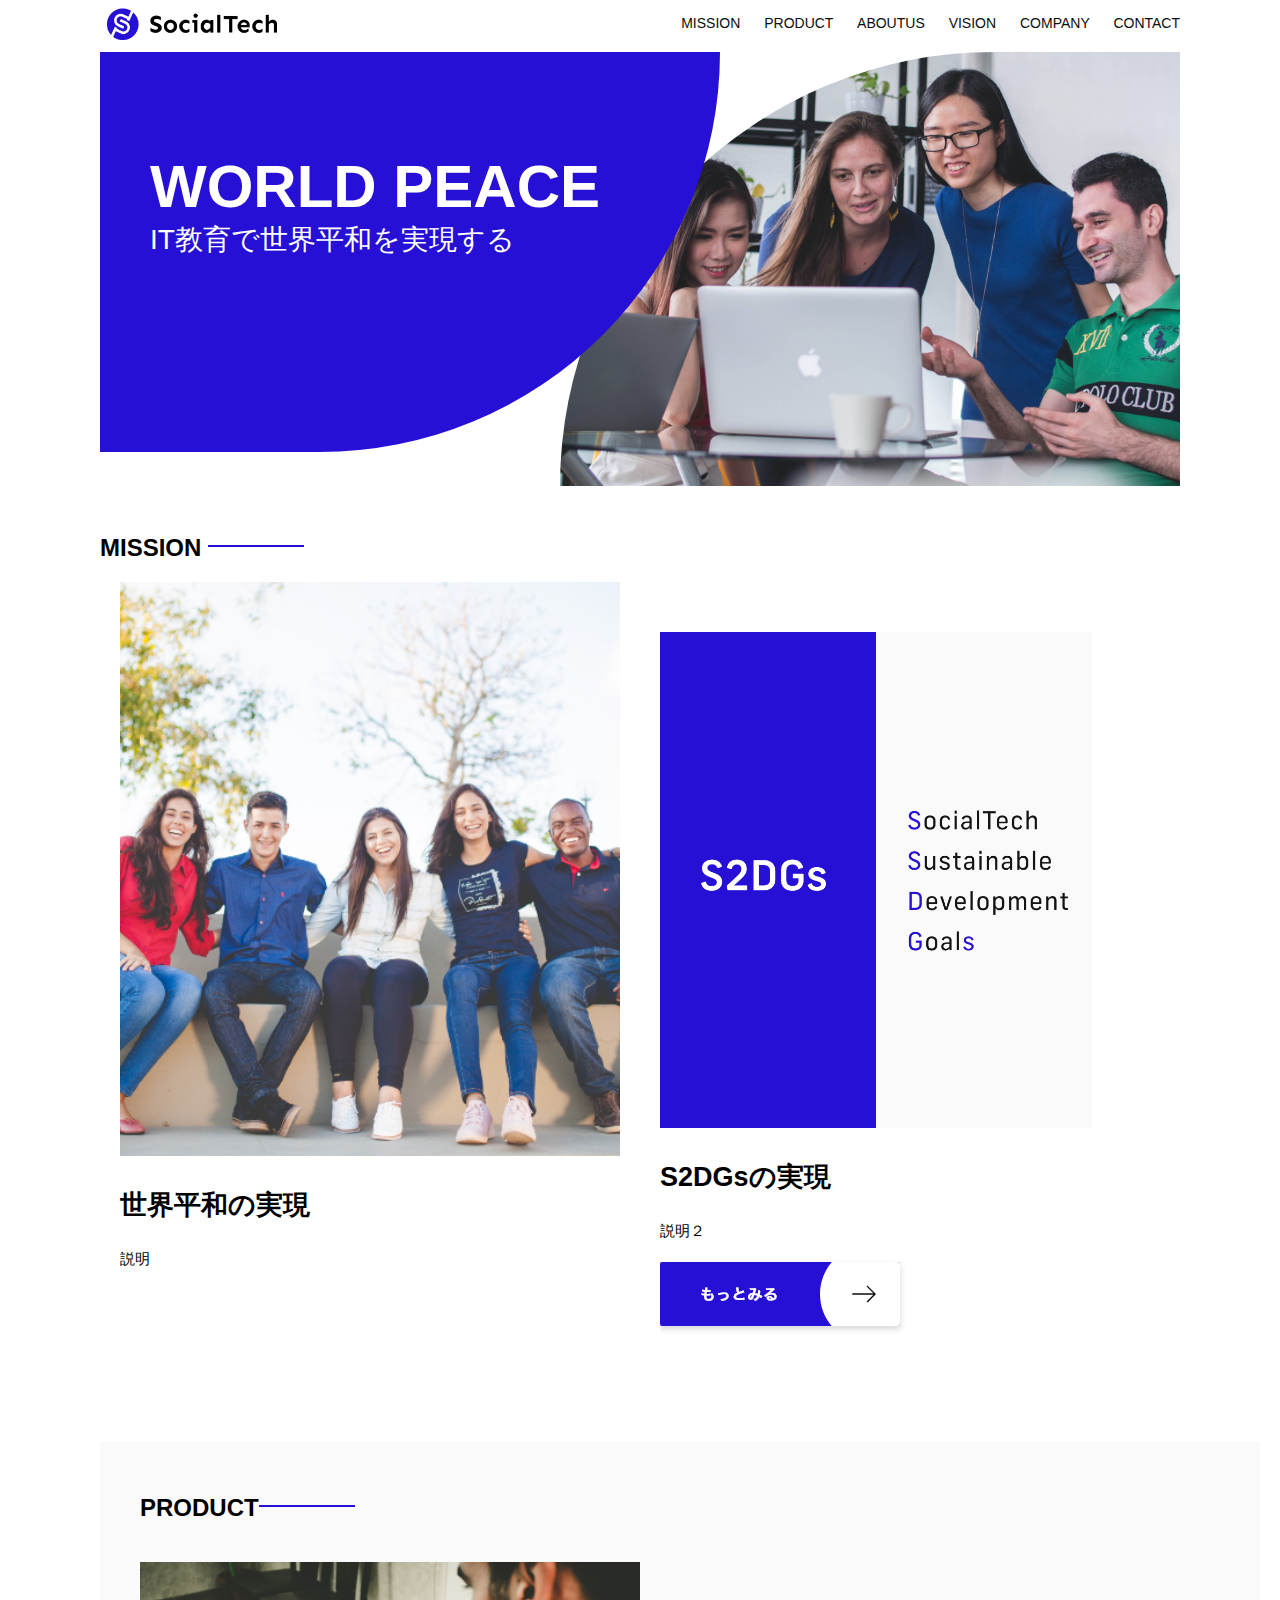
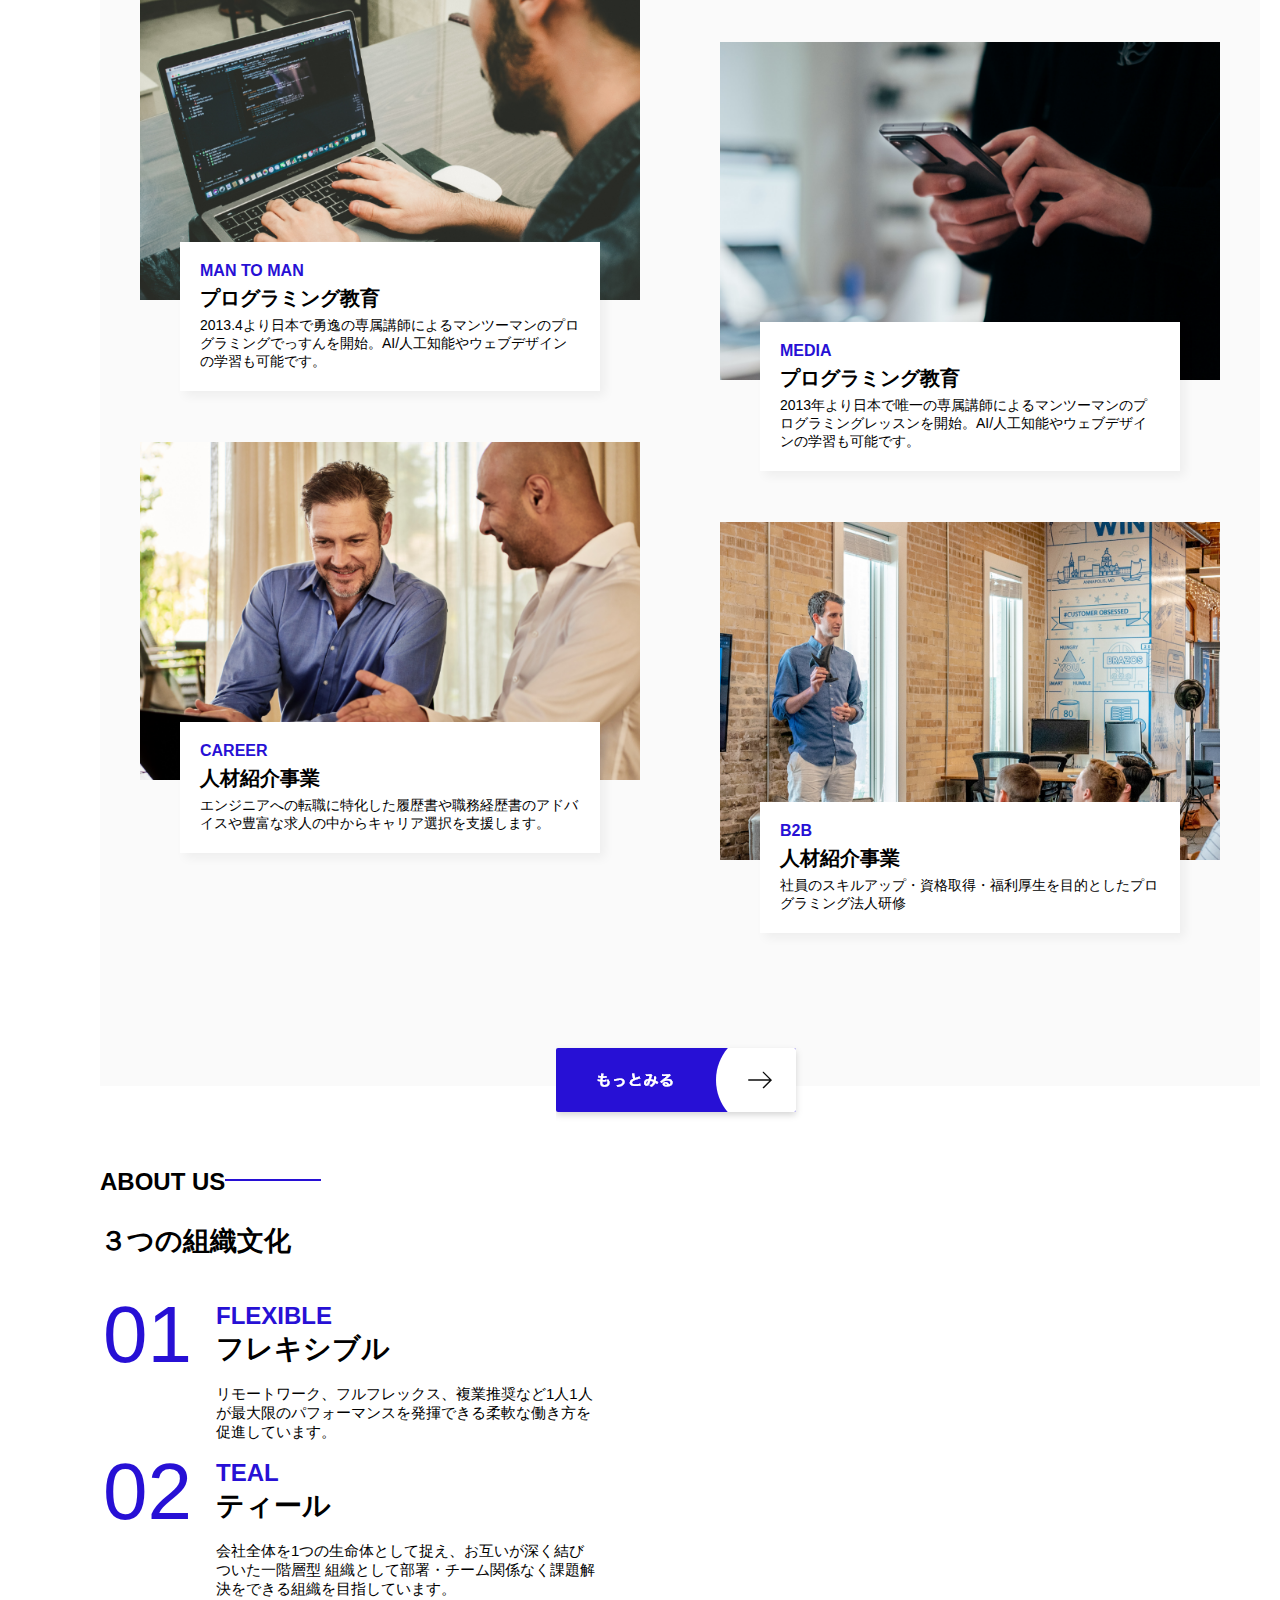
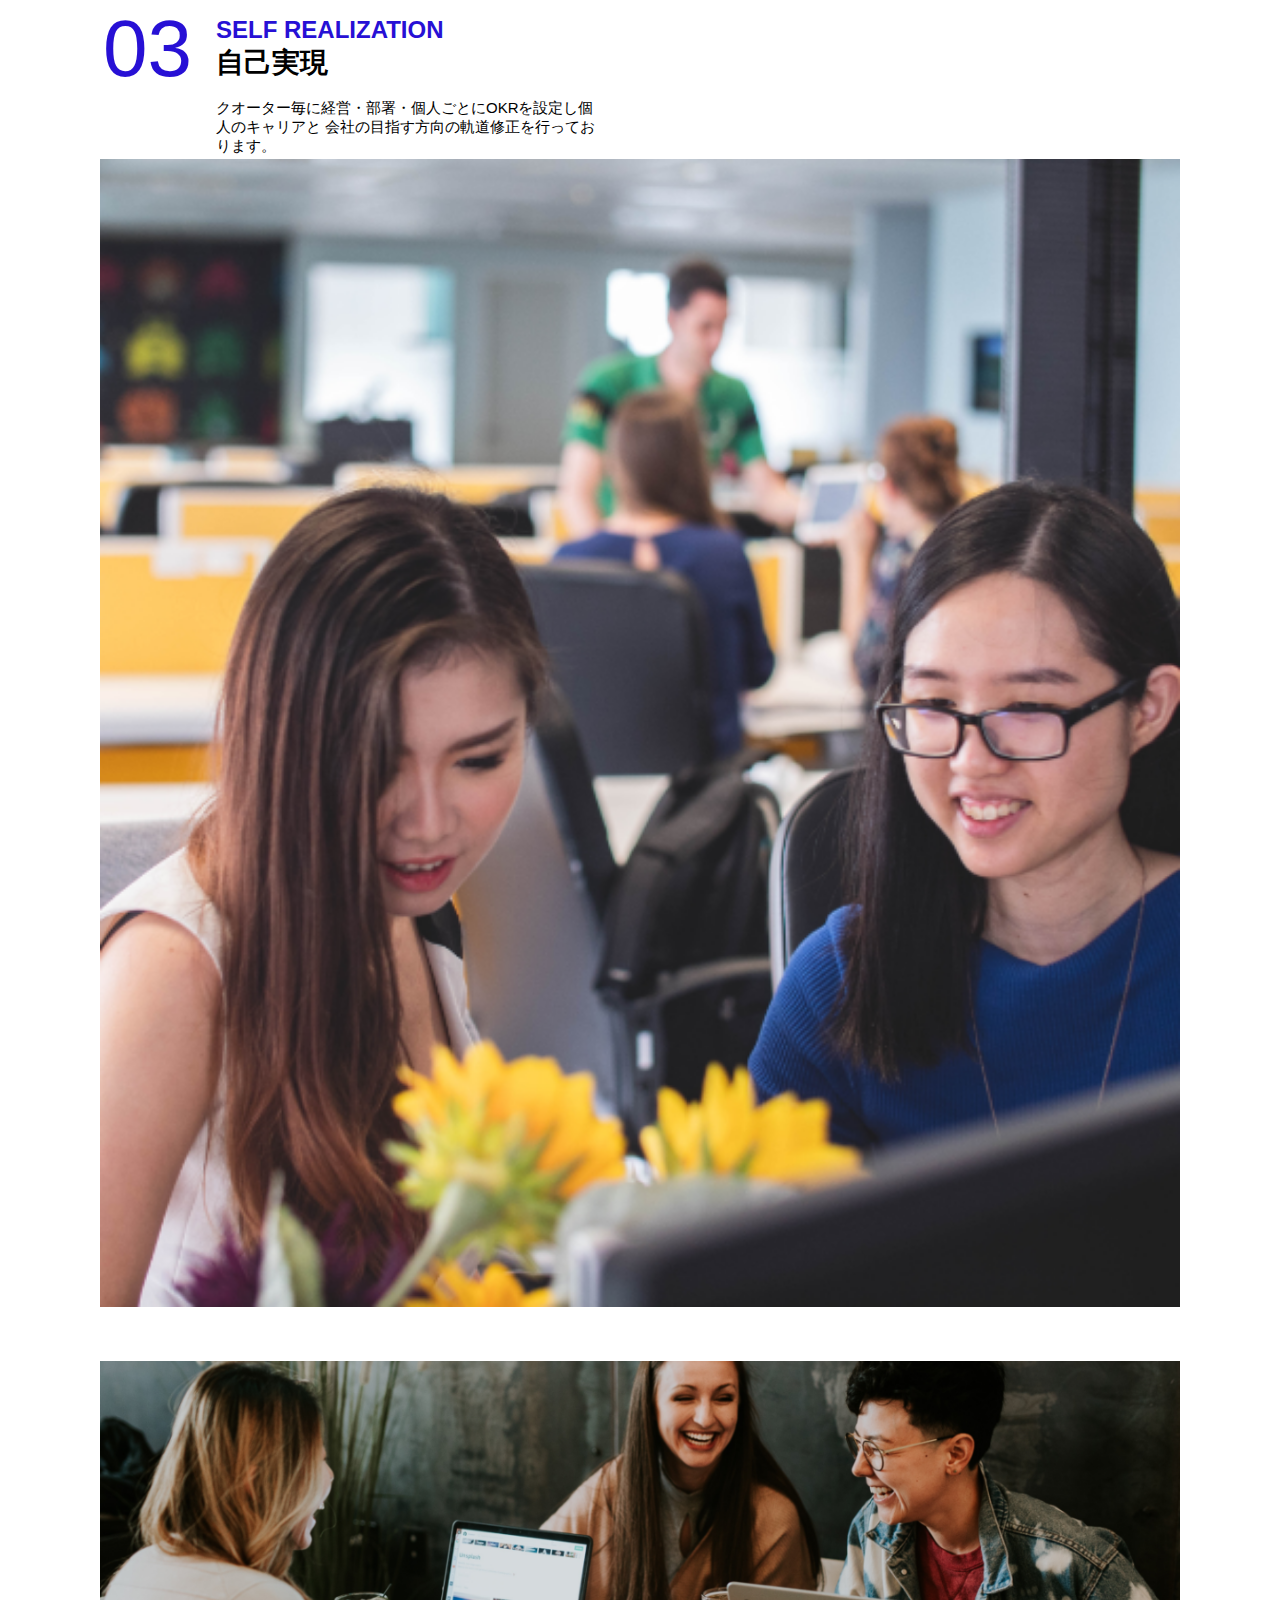
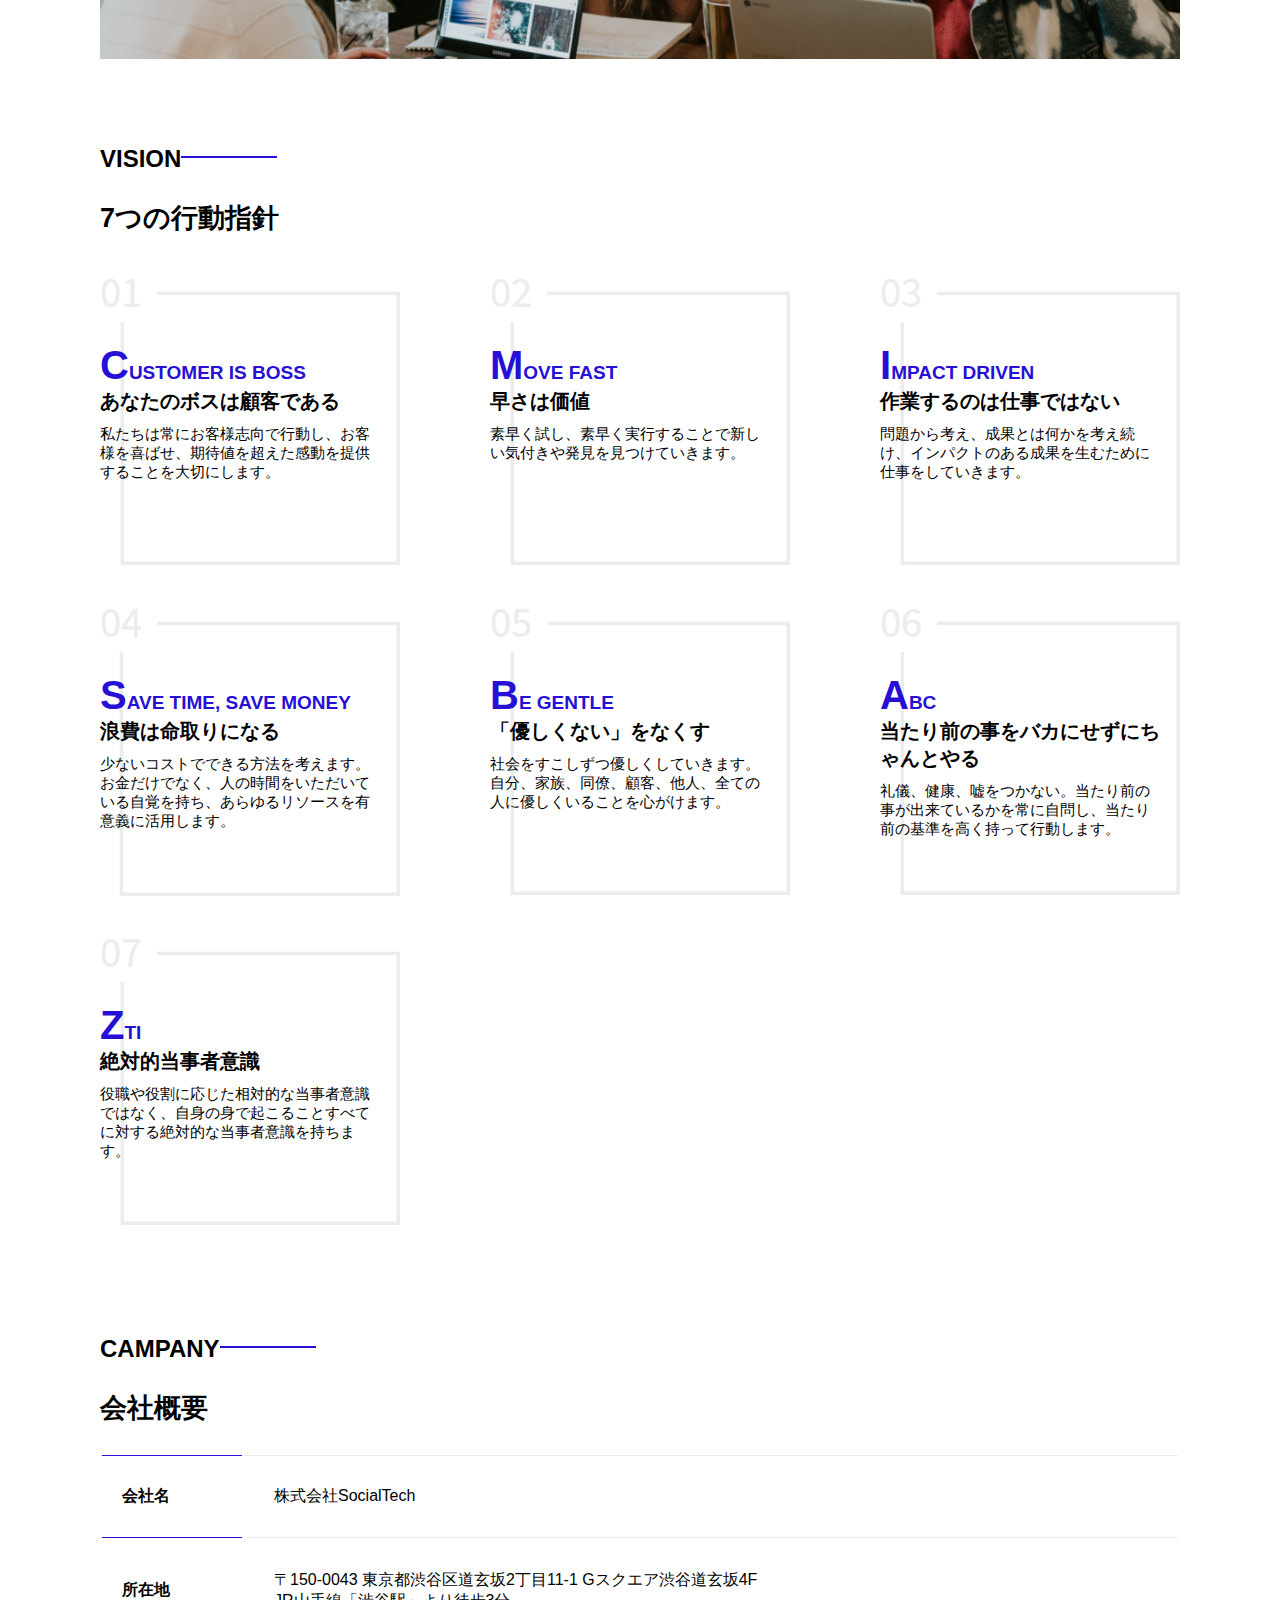
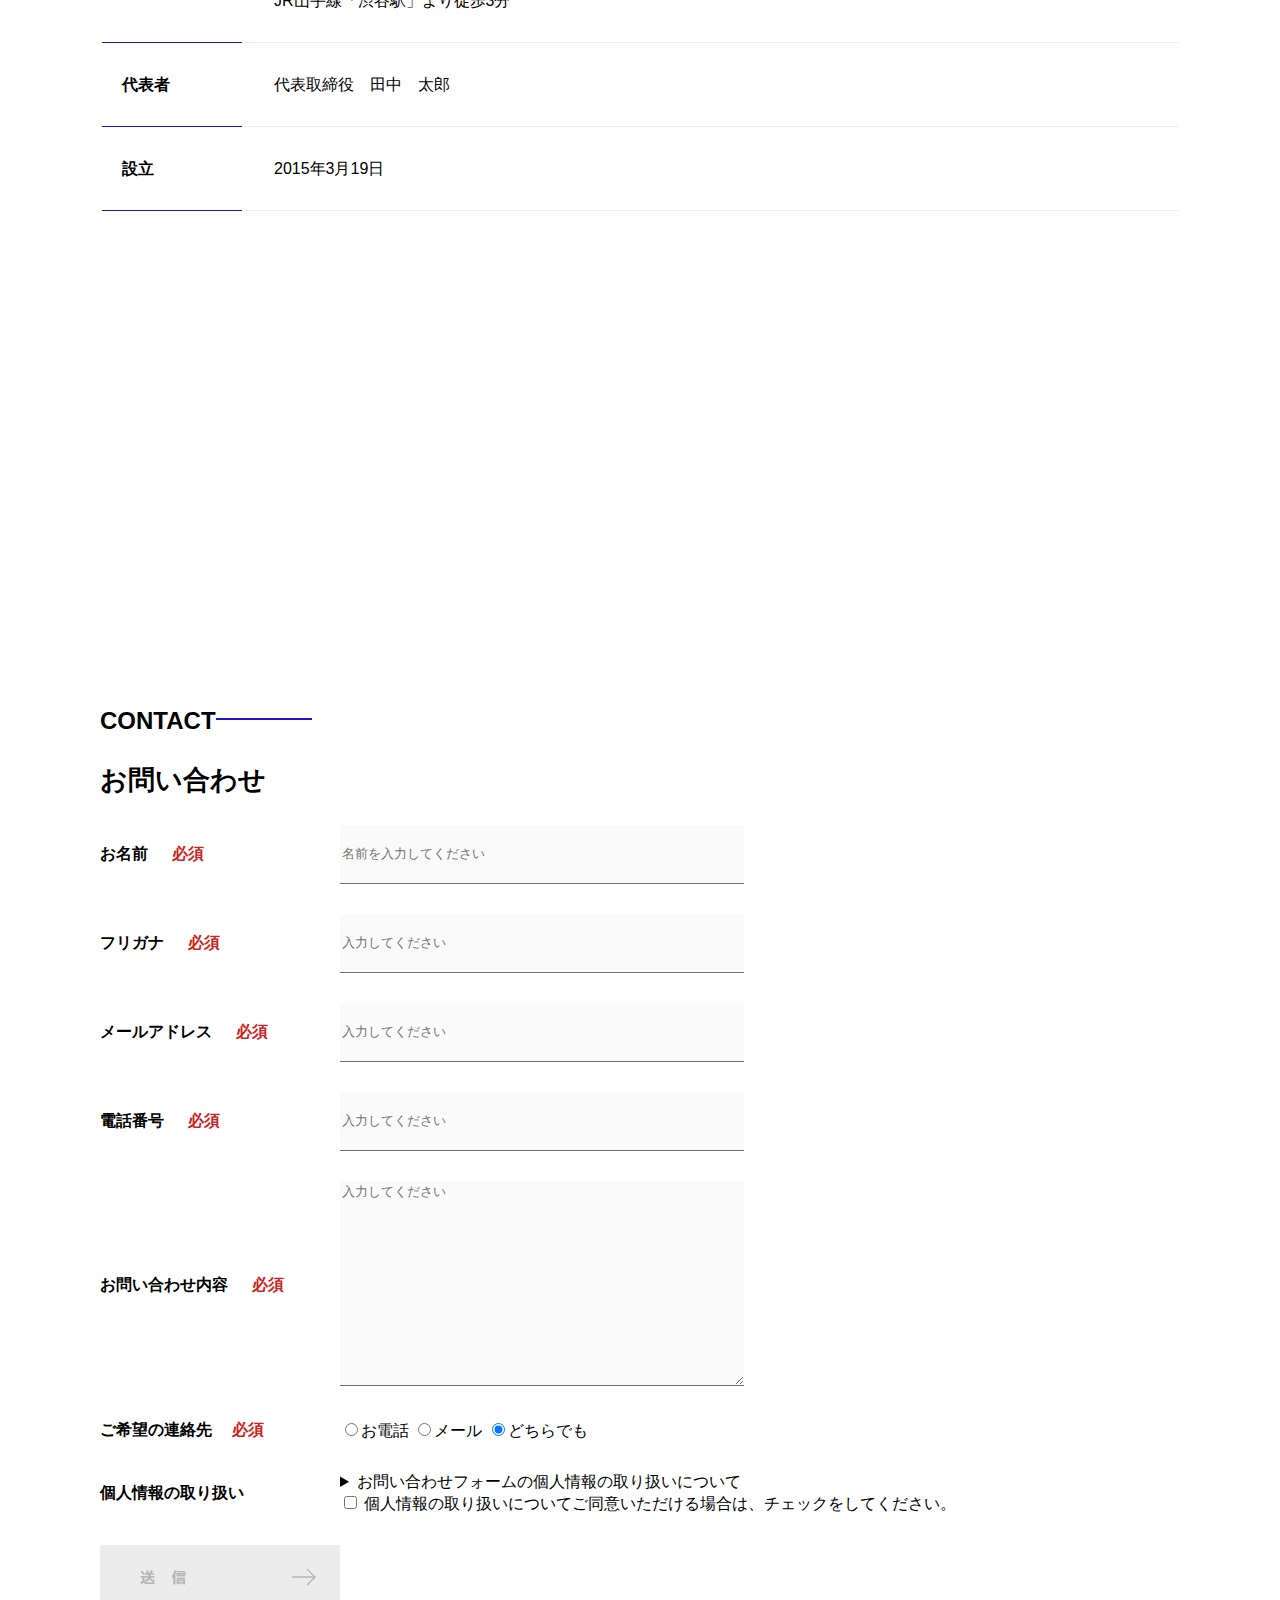
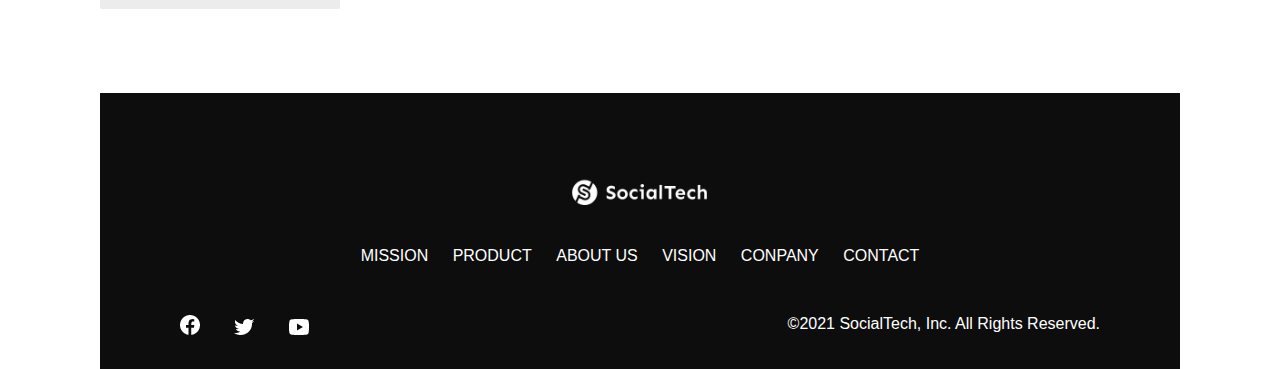
<file: index.html>
<!DOCTYPE html>
<html lang="ja">
<head>
    <meta charset="UTF-8">
    <meta name="description" content="SocialTechはEdTech業界のリーディングカンパニーを目指します。">
    <meta http-equiv="X-UA-Compatible" content="IE=edge">
    <meta name="viewport" content="width=device-width, initial-scale=1.0">
    <title>SocialTech</title>
    <link rel="stylesheet" href="style.css">
</head>
<body>
    <!-- ヘッダー -->
    <header>
        <!-- ロゴ -->
        <a href="index.html" id ="logo"><img src="images/logo.png" alt="トップページに戻る"></a>
        <!-- PC用ナビゲーション -->
        <nav id="nav-pc">
            <a href="mission.html">MISSION</a>
            <a href="product.html">PRODUCT</a>
            <a href="index.html#aboutus">ABOUTUS</a>
            <a href="index.html#vision">VISION</a>
            <a href="index.html#company">COMPANY</a>
            <a href="index.html#contact">CONTACT</a>
        </nav>
        <!-- スマホ用メニューボタン -->
        <img id="menu-sp" src="images/button-menu.png" alt="ナビゲーションを開く" onclick="document.getElementById('nav-sp').style.display = 'block'">
        <!-- スマホ用ナビゲーション -->
        <nav id="nav-sp">
            <img id="close" src="images/button-close.png" alt="ナビゲーションを開く" onclick="document.getElementById('nav-sp').style.display = 'none'">
            <a id="logo-sp" href="index.html" onclick="document.getElementById('nav-sp').style.display = 'none'"><img
            src="images/logo-sp.png" alt="トップページに戻る"></a>
            <a class="menu" href="mission.html" 
                onclick="document.getElementById('nav-sp').style.display = 'none'">MISSION</a>
            <a class="menu" href="product.html"    
                onclick="document.getElementById('nav-sp').style.display = 'none'">PRODUCT</a>
            <a class="menu" href="index.html#aboutus" 
                onclick="document.getElementById('nav-sp').style.display = 'none'">ABOUT US</a>
            <a class="menu" href="index.html#vision"
                onclick="document.getElementById('nav-sp').style.display = 'none'">VISION</a>
            <a class="menu" href="index.html#company"
                onclick="document.getElementById('nav-sp').style.display = 'none'">COMPANY</a>
            <a class="menu" href="index.html#contact"
                onclick="document.getElementById('nav-sp').style.display = 'none'">CONTACT</a>
            <div id="sns">
                <a href="https://www.facebook.com/sejuku2013"><img src="images/button-facebook.png" alt="fasebookのリンク"></a>
                <a href="https://twitter.com/samuraijuku"><img src="images/button-twitter.png" alt="Twitterのリンク"></a>
                <a href="https://www.youtube.com/channel/UCCFOQO5aDK0xXam4cUQXT8g"><img src="images/button-youtube.png" alt="YouTubeのリンク"></a>
            </div>
        </nav>

    </header>

    <main>
        <article>
            <!-- メインビジュアル -->
            <section id="main-visual">
                <div id="main-message">
                    <h1>WORLD PEACE</h1>
                    <p>IT教育で世界平和を実現する</p>
                </div>
                <img src="images/index/index-main.png" alt="PCの周りに集まる多国籍の仲間たち">

            </section>

            <!-- mission -->
            <section id="mission">
                <h2 class="index-h2">MISSION </h2>
                <div id="mission-flex">
                    <div>
                        <img id="mission-photo" src="images/index/index-mission.png" alt="世界平和の実現">
                        <h3>世界平和の実現</h3>
                        <p>説明</p>
                    </div>

                    <div>
                        <img id="s2dgs" src="images/index/s2dgs.png" alt="s２dgsの実現">
                        <h3>S2DGsの実現</h3>
                        <p>説明２</p>
                        <a href="mission.html">
                            <img src="images/button-more.png" alt="もっとみる">
                        </a> 
                    </div> 
                </div>
            </section>

            <!-- product -->
            <section id="product">
                <h2 class="index-h2">PRODUCT</h2>
                <div>
                    <div id="product-left">
                        <div>
                            <img class="product-photo" src="images/product/product-mantoman.png">
                            <div class="product-explain">
                                <span>MAN TO MAN</span>
                                <h3>プログラミング教育</h3>
                                <p>2013.4より日本で勇逸の専属講師によるマンツーマンのプログラミングでっすんを開始。AI/人工知能やウェブデザインの学習も可能です。</p>
                            </div>    
                        </div>
                        <div>
                            <img class="product-photo" src="images/product/product-career.png">
                            <div class="product-explain">
                                <span>CAREER</span>
                                <h3>人材紹介事業</h3>
                                <p>エンジニアへの転職に特化した履歴書や職務経歴書のアドバイスや豊富な求人の中からキャリア選択を支援します。</p>
                            </div>    
                        </div>                        

                    </div>
                    <div id="product-right">
                        <div>
                            <img class="product-photo" src="images/product/product-media.png">
                            <div class="product-explain">
                                <span>MEDIA</span>
                                <h3>プログラミング教育</h3>
                                <p>2013年より日本で唯一の専属講師によるマンツーマンのプログラミングレッスンを開始。AI/人工知能やウェブデザインの学習も可能です。</p>
                            </div>    
                        </div>
                        <div>
                            <img class="product-photo" src="images/product/product-b2b.png">
                            <div class="product-explain">
                                <span>B2B</span>
                                <h3>人材紹介事業</h3>
                                <p>社員のスキルアップ・資格取得・福利厚生を目的としたプログラミング法人研修</p>
                            </div>    
                        </div>
                    </div>
                </div>
                <div>
                    <a id="product-more" href="product.html">
                        <img src="images/button-more.png" art="もっとみる">
                    </a>
                </div>
            </section>

            <!-- about us -->
            <section id="aboutus">
                <h2 class="index-h2">ABOUT US</h2>
                <h3>３つの組織文化</h3>
                <div>
                    <table class="culture-table">
                        <tr>
                            <td>
                                <span class="culture-num">01</span>
                            </td>
                            <td>
                                <span class="culture-en">FLEXIBLE</span>
                                <span class="culture-jp">フレキシブル</span>
                            </td>
                        </tr>
                        <tr>
                            <td>
                                <!-- 空のセル -->
                            </td>
                            <td>
                                <p class="culture-description">
                                    リモートワーク、フルフレックス、複業推奨など1人1人が最大限のパフォーマンスを発揮できる柔軟な働き方を促進しています。
                                </p>
                            </td>
                        </tr>
                        <tr>
                            <td>
                                <span class="culture-num">02</span>
                            </td>
                            <td>
                                <span class="culture-en">TEAL</span>
                                <span class="culture-jp">ティール</span>
                            </td>
                        </tr>
                        <tr>
                            <td>
                                <!-- 空のセル -->
                            </td>
                            <td>
                                <p class="culture-description">
                                    会社全体を1つの生命体として捉え、お互いが深く結びついた一階層型
                                    組織として部署・チーム関係なく課題解決をできる組織を目指しています。
                                </p>
                            </td>
                        </tr>
                        <tr>
                            <td>
                                <span class="culture-num">03</span>
                            </td>
                            <td>
                                <span class="culture-en">SELF REALIZATION</span>
                                <span class="culture-jp">自己実現</span>
                            </td>
                        </tr>
                        <tr>
                            <td>
                                <!-- 空のセル -->
                            </td>
                            <td>
                                <p class="culture-description">
                                    クオーター毎に経営・部署・個人ごとにOKRを設定し個人のキャリアと
                                    会社の目指す方向の軌道修正を行っております。
                                </p>
                            </td>
                        </tr>
                    </table>
                    <img class="culture-img" src="images/index/index-aboutus1.png" alt="笑顔で話し合う2人の女性">
                </div>
                <img class="culture-img2" src="images/index/index-aboutus2.png" alt="笑顔で話し合う3人の男女">

            </section>

            <!--vision -->
            <section id="vision">
                <h2 class="index-h2">VISION</h2>
                <h3>7つの行動指針</h3>
                <div>
                    <div class="vision-box">
                        <img src="images/index/vision-01.png" alt="01">
                        <span>
                          <h4>CUSTOMER IS BOSS</h4>
                          <h5>あなたのボスは顧客である</h5>
                          <p>私たちは常にお客様志向で行動し、お客様を喜ばせ、期待値を超えた感動を提供することを大切にします。</p>
                        </span>
                      </div>
                    <div class="vision-box">
                        <img src="images/index/vision-02.png" alt="02">
                        <span>
                          <h4>MOVE FAST</h4>
                          <h5>早さは価値</h5>
                          <p>素早く試し、素早く実行することで新しい気付きや発見を見つけていきます。</p>
                        </span>
                      </div>
                      <div class="vision-box">
                        <img src="images/index/vision-03.png" alt="03">
                        <span>
                          <h4>IMPACT DRIVEN</h4>
                          <h5>作業するのは仕事ではない</h5>
                          <p>問題から考え、成果とは何かを考え続け、インパクトのある成果を生むために仕事をしていきます。</p>
                        </span>
                      </div>
                      <div class="vision-box">
                        <img src="images/index//vision-04.png" alt="04">
                        <span>
                          <h4>SAVE TIME, SAVE MONEY</h4>
                          <h5>浪費は命取りになる</h5>
                          <p>少ないコストでできる方法を考えます。お金だけでなく、人の時間をいただいている自覚を持ち、あらゆるリソースを有意義に活用します。</p>
                        </span>
                      </div>
                      <div class="vision-box">
                        <img src="images/index/vision-05.png" alt="05">
                        <span>
                          <h4>BE GENTLE</h4>
                          <h5>「優しくない」をなくす</h5>
                          <p>社会をすこしずつ優しくしていきます。自分、家族、同僚、顧客、他人、全ての人に優しくいることを心がけます。</p>
                        </span>
                      </div>
                      <div class="vision-box">
                        <img src="images/index/vision-06.png" alt="06">
                        <span>
                          <h4>ABC</h4>
                          <h5>当たり前の事をバカにせずにちゃんとやる</h5>
                          <p>礼儀、健康、嘘をつかない。当たり前の事が出来ているかを常に自問し、当たり前の基準を高く持って行動します。</p>
                        </span>
                      </div>
                      <div class="vision-box">
                        <img src="images/index/vision-07.png" alt="07">
                        <span>
                          <h4>ZTI</h4>
                          <h5>絶対的当事者意識</h5>
                          <p>役職や役割に応じた相対的な当事者意識ではなく、自身の身で起こることすべてに対する絶対的な当事者意識を持ちます。</p>
                        </span>
                      </div>
                </div>
            </section>

            <!-- company -->
            <section id="company">
                <h2 class="index-h2">CAMPANY</h2>
                <h3>会社概要</h3>
                <table id="company-table">
                    <tr>
                        <th class="tableheader-first">会社名</th>
                        <td class="cell-first">株式会社SocialTech</td>
                    </tr>
                    <tr>
                        <th class="tableheader">所在地</th>
                        <td class="cell">〒150-0043 東京都渋谷区道玄坂2丁目11-1 Gスクエア渋谷道玄坂4F<br>JR山手線「渋谷駅」より徒歩3分</td>
                    </tr>
                    <tr>
                        <th class="tableheader">代表者</th>
                        <td class="cell">代表取締役　田中　太郎</td>
                    </tr>
                    <tr>
                        <th class="tableheader">設立</th>
                        <td class="cell">2015年3月19日</td>
                    </tr>

                </table>
                <iframe src="https://www.google.com/maps/embed?pb=!1m18!1m12!1m3!1d3241.7759544892483!2d139.69399665123464!3d35.65789123876098!2m3!1f0!2f0!3f0!3m2!1i1024!2i768!4f13.1!3m3!1m2!1s0x60188caa0042e8d1%3A0xba130bea826a7aa2!2z44CSMTUwLTAwNDMg5p2x5Lqs6YO95riL6LC35Yy66YGT546E5Z2C77yS5LiB55uu77yR77yR4oiS77yR!5e0!3m2!1sja!2sjp!4v1636872991912!5m2!1sja!2sjp" 
                style="border:0;" allowfullseen="" loading="lazy">
                </iframe>
           </section>
           <!-- contact -->
           <section id="contact">
                <h2 class="index-h2">CONTACT</h2>
                <h3>お問い合わせ</h3>
                <!-- STATIC FORMSのフォームタグ -->
                <form action="https://api.staticforms.xyz/submit" method="post">

                    <input type="text" name="honeypot" style="display:none">
                    <!-- STATIC FORMSのアクセスキー -->
                    <input type="hidden" name="accessKey" value="607d539b-3d48-476e-8902-cd941d9c07ff">
                    <!--メールのタイトル-->
                    <input type="hidden" name="subject" value="webサイトからお問合せがありました" />
                    <!--送信先のメールアドレスをvalueに設定する-->
                    <input type="hidden" name="replyTo" value="ringomarugao@gmail.com">
                    <!--redirectToのURLは公開後のURLへリンクする-->
                    <input type="hidden" name="redirectTo" value="">

                    <div>
                        <div class="contact-heading">
                            <label class="contact-label">お名前
                                <span class="contact-span">必須</span>
                            </label>
                        </div>
                        <div class="contact-form">
                            <input type="text" name="name" placeholder="名前を入力してください" class="contact-textbox">
                        </div>
                    </div>
                    <div>
                        <div class="contact-heading">
                            <label class="contact-label">フリガナ
                                <span class="contact-span">必須</span>
                            </label>
                        </div>
                        <div class="contact-form">
                            <input type="text" name="hurigana" placeholder="入力してください" class="contact-textbox">
                        </div>
                    </div>
                    <div>
                        <div class="contact-heading">
                            <label class="contact-label">メールアドレス
                                <span class="contact-span">必須</span>
                            </label>
                        </div>
                        <div class="contact-form">
                            <input type="text" name="email" placeholder="入力してください" class="contact-textbox">
                        </div>
                    </div>
                    <div>
                        <div class="contact-heading">
                            <label class="contact-label">電話番号
                                <span class="contact-span">必須</span>
                            </label>
                        </div>
                        <div class="contact-form">
                            <input type="text" name="tel" placeholder="入力してください" class="contact-textbox">
                        </div>
                    </div>
                    <div>
                        <div class="contact-heading">
                            <label class="contact-label">お問い合わせ内容
                                <span class="contact-span">必須</span>
                            </label>
                        </div>
                        <div>
                            <textarea class="contact-texterea" placeholder="入力してください" name="message"></textarea>
                        </div>
                    </div>
                    <div>
                        <div class="contact-heading">
                            <label class="contact-label">ご希望の連絡先<span class="contact-span">必須</span></label>
                        </div>
                        <div>
                            <input class="radiobutton" type="radio" value="tel" name="contact" checked><label>お電話</label>
                            <input class="radiobutton" type="radio" value="mail" name="contact" checked><label>メール</label>
                            <input class="radiobutton" type="radio" value="both" name="contact" checked><label>どちらでも</label>
                        </div>
                    </div>
                    <div>
                        <div class="contact-heading">
                            <label class="contact-label">個人情報の取り扱い</label>
                        </div>
                        <div>
                            <details>
                                <summary>お問い合わせフォームの個人情報の取り扱いについて</summary>
                                <div>
                                    <span>１．組織の名称又は氏名</span><br>
                                    株式会社SocialTech<br><br>
                                    <span>２．個人情報保護管理者（若しくはその代理人）の氏名又は職名、所属及び連絡先
                                      鈴木 一郎 コーポレート部</span><br>
                                    メールアドレス：support@socialtech.net<br>
                                    TEL：03-xxxx-xxxx<br>
                                    <span>３．個人情報の利用目的</span><br>
                                    ・本サービス及び本サービスに関連する情報の提供又はそれらに関する連絡のため<br>
                                    ・ユーザーの本人確認のため<br>
                                    ・当社サービスのご案内のため<br>
                                    ・当社の商品等の広告または宣伝（電子メールによるものを含むものとします。）<br><br>
                                    <span>４．個人情報の取り扱い業務の委託</span><br>
                                    個人情報の取扱業務の全部または一部を外部に業務委託する場合があります。<br>
                                    その際、弊社は、個人情報を適切に保護できる管理体制を敷き実行していることを条件として<br>
                                    委託先を厳選したうえで、機密保持契約を委託先と締結し、お客様の個人情報を厳密に管理させます。<br><br>
                                    <span>５．個人情報の開示等の請求</span><br>
                                    お客様は、弊社に対してご自身の個人情報の開示等（利用目的の通知、開示、内容の訂正・追加・削除、利用の停止または消去、第三者への提供の停止）に関して、当社問合わせ窓口に申し出ることができます。<br>
                                    その際、弊社はお客様ご本人を確認させていただいたうえで、合理的な期間内に対応いたします。<br><br>
                                    なお、個人情報に関する弊社問合わせ先は、次の通りです。<br><br>
                                    株式会社SocialTech　個人情報問合せ窓口<br>
                                    〒150-0043　東京都渋谷区道玄坂2丁目11-1 Ｇスクエア渋谷道玄坂 4F<br>
                                    メールアドレス：support@socialtech.net　TEL：03-xxxx-xxxx<br><br>
                                    <span>６．個人情報を提供されることの任意性について</span><br><br>
                                    お客様がご自身の個人情報を弊社に提供されるか否かは、お客様のご判断によりますが、もしご提供されない場合には、適切なサービスが提供できない場合がありますので予めご了承ください。
                                </div>
                            </details>
                            <input type="checkbox" name="agree">
                            <span>個人情報の取り扱いについてご同意いただける場合は、チェックをしてください。</span>
                        </div>
                    </div>
                    <input type="image" src="images/button-submit.png" alt="送信する">

                </form>
           </section>
         </article>

         <!-- フッター -->
         <footer>
            <div id="footer-logo">
                <img src="images/logo-sp.png" alt="SocialTech">
            </div>
            <div id="footer-link">
                <a href="mission.html">MISSION</a>
                <a href="product.html">PRODUCT</a>
                <a href="index.html#aboutus">ABOUT US</a>
                <a href="index.html#vision">VISION</a>
                <a href="index.html#conpany">CONPANY</a>
                <a href="index.html#contact">CONTACT</a>
            </div>
            <div id="sns-footer">
                <a href="https://www.facebook.com/sejuku2013"><img src="images/button-facebook.png" alt="facebook"></a>
                <a href="https://twitter.com/samuraijuku"><img src="images/button-twitter.png" alt="twitter"></a>
                <a href="https://www.youtube.com/channel/UCCFOQO5aDK0xXam4cUQXT8g"><img src="images/button-youtube.png" alt="yoututbe"></a>
                <span id="copyright">&copy;2021 SocialTech, Inc. All Rights Reserved. </span>
            </div>
         </footer>
       </main>
     </body>
     
     </html>


                </iframe>
            </section>
        </article>

    </main>
    
</body>
</html>
</file>
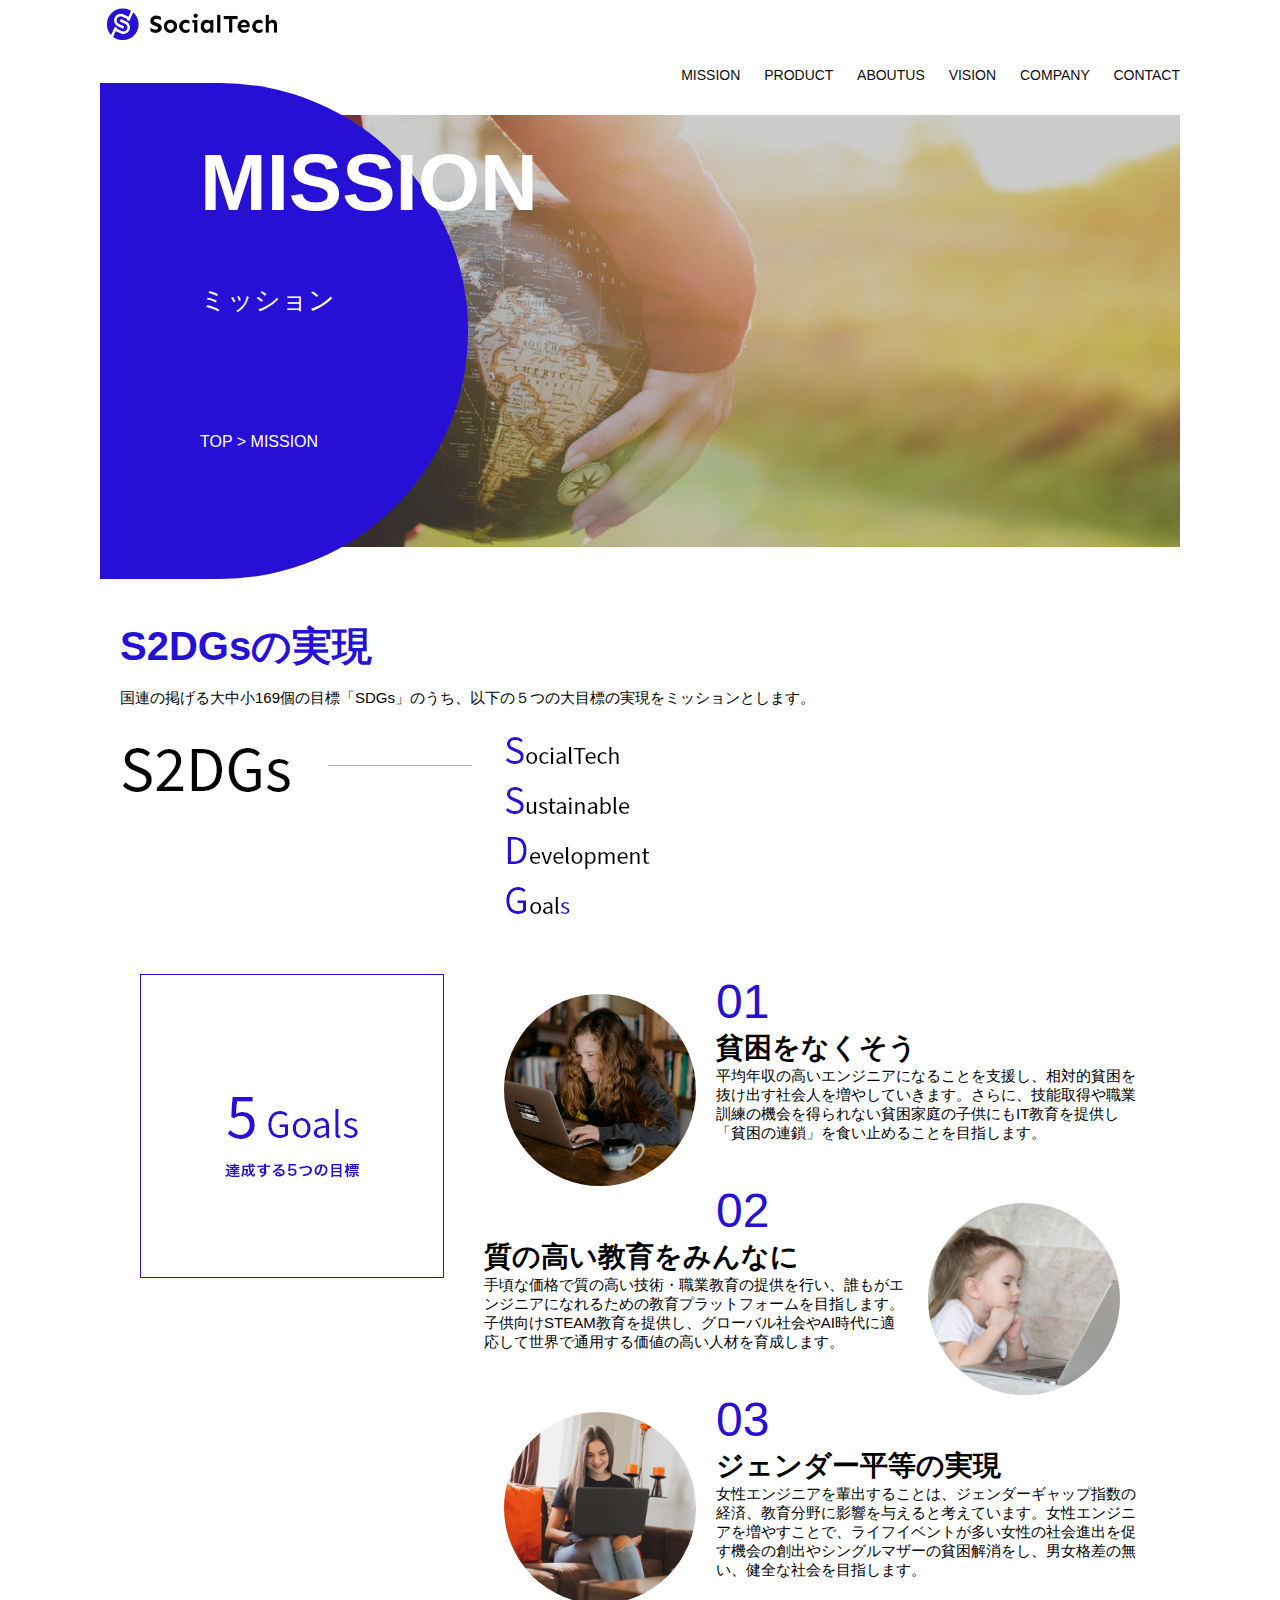
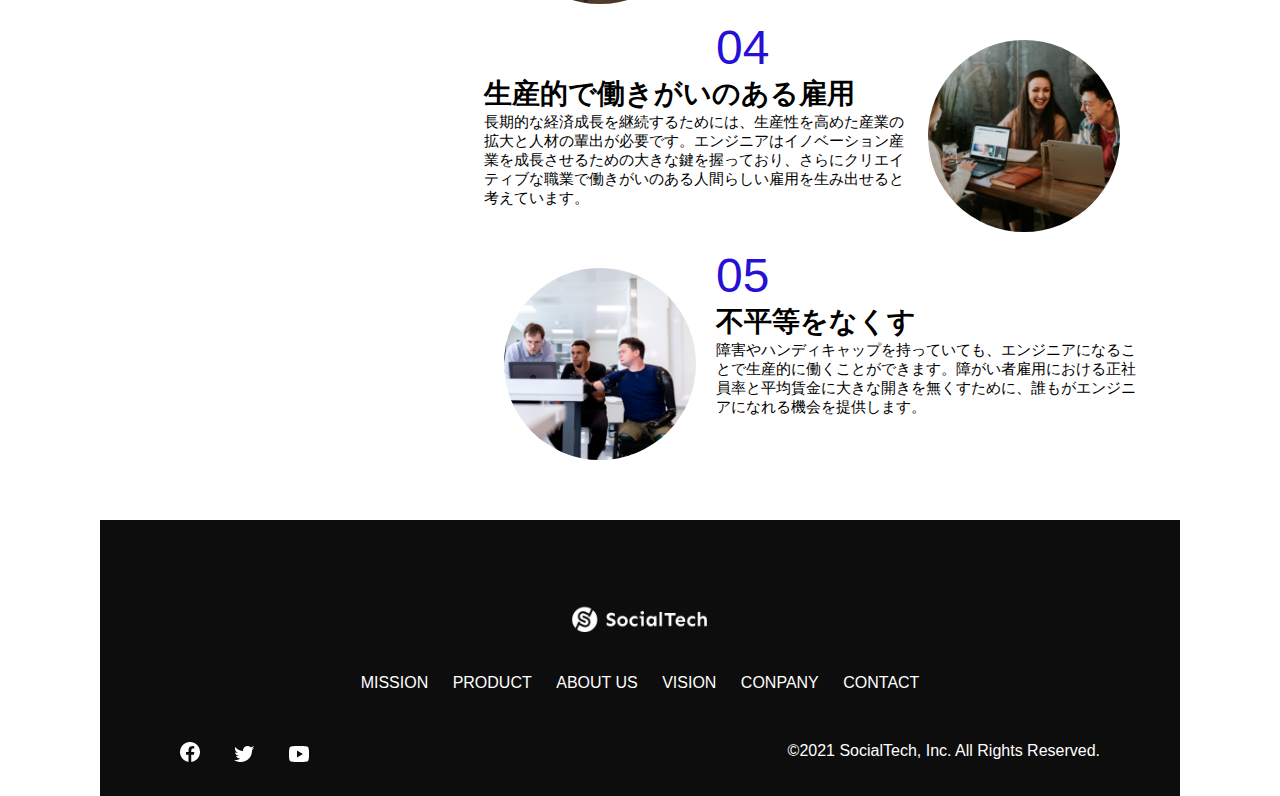
<file: mission.html>
<!DOCTYPE html>
<html lang="ja">
<head>
    <meta charset="UTF-8">
    <meta name="description" content="SocialTechが目指す５つの目標（S2DGs）を紹介します">
    <meta http-equiv="X-UA-Compatible" content="IE=edge">
    <meta name="viewport" content="width=device-width, initial-scale=1.0">
    <link rel="stylesheet" href="style.css">
    <title>SocialTech - MISSION ミッション　-</title>
</head>
<body>
    <!-- ヘッダー -->
    <hedder>
        <!-- ロゴ -->
        <a href="index.html" id ="logo"><img src="images/logo.png" alt="トップページに戻る"></a>
        <!-- PC用ナビゲーション -->
        <nav id="nav-pc">
            <a href="mission.html">MISSION</a>
            <a href="product.html">PRODUCT</a>
            <a href="index.html#aboutus">ABOUTUS</a>
            <a href="index.html#vision">VISION</a>
            <a href="index.html#company">COMPANY</a>
            <a href="index.html#contact">CONTACT</a>
        </nav>
        <!-- スマホ用メニューボタン -->
        <img id="menu-sp" src="images/button-menu.png" alt="ナビゲーションを開く" onclick="document.getElementById('nav-sp').style.display = 'block'">
        <!-- スマホ用ナビゲーション -->
        <nav id="nav-sp">
            <img id="close" src="images/button-close.png" alt="ナビゲーションを開く" onclick="document.getElementById('nav-sp').style.display = 'none'">
            <a id="logo-sp" href="index.html" onclick="document.getElementById('nav-sp').style.display = 'none'"><img
            src="images/logo-sp.png" alt="トップページに戻る"></a>
            <a class="menu" href="mission.html" 
                onclick="document.getElementById('nav-sp').style.display = 'none'">MISSION</a>
            <a class="menu" href="product.html"    
                onclick="document.getElementById('nav-sp').style.display = 'none'">PRODUCT</a>
            <a class="menu" href="index.html#aboutus" 
                onclick="document.getElementById('nav-sp').style.display = 'none'">ABOUT US</a>
            <a class="menu" href="index.html#vision"
                onclick="document.getElementById('nav-sp').style.display = 'none'">VISION</a>
            <a class="menu" href="index.html#company"
                onclick="document.getElementById('nav-sp').style.display = 'none'">COMPANY</a>
            <a class="menu" href="index.html#contact"
                onclick="document.getElementById('nav-sp').style.display = 'none'">CONTACT</a>
            <div id="sns">
                <a href="https://www.facebook.com/sejuku2013"><img src="images/button-facebook.png" alt="fasebookのリンク"></a>
                <a href="https://twitter.com/samuraijuku"><img src="images/button-twitter.png" alt="Twitterのリンク"></a>
                <a href="https://www.youtube.com/channel/UCCFOQO5aDK0xXam4cUQXT8g"><img src="images/button-youtube.png" alt="YouTubeのリンク"></a>
            </div>
        </nav>

    </hedder>

    <main>
        <article>
            <section id="mission-main">
                <div id="mission-title">
                    <h1>MISSION</h1>
                    <span>ミッション</span>
                    <div>TOP > MISSION</div>
                </div>
            </section>
            <section id="mission-s2dgs">
                <h2 class="mission-h2">S2DGsの実現</h2>
                <p>国連の掲げる大中小169個の目標「SDGs」のうち、以下の５つの大目標の実現をミッションとします。</p>
                <img src="images/mission/mission-s2dgs.png" alt="S2DGs">
            </section>
            <section id="mission-5goals">
                <div>
                    <img id="s2dgs-image" src="images/mission/mission-5goals.png" alt="mission5goals">
                </div>
                <div>
                    <div>
                        <img class="fivegoals-image-left" src="images/mission/mission-5goals01.png" alt="PCを操作する女の子">
                        <span class="fivegoals-number">01</span>
                        <h3 class="fivegoals-h3">貧困をなくそう</h3>
                        <p class="fivegoals-p">平均年収の高いエンジニアになることを支援し、相対的貧困を抜け出す社会人を増やしていきます。さらに、技能取得や職業訓練の機会を得られない貧困家庭の子供にもIT教育を提供し「貧困の連鎖」を食い止めることを目指します。</p>
                    </div>
                    <div>
                        <img class="fivegoals-image-right" src="images/mission/mission-5goals02.png" alt="PCを見つめる小さい女の子">
                        <span class="fivegoals-number">02</span>
                        <h3 class="fivegoals-h3">質の高い教育をみんなに</h3>
                        <p class="fivegoals-p">
                          手頃な価格で質の高い技術・職業教育の提供を行い、誰もがエンジニアになれるための教育プラットフォームを目指します。子供向けSTEAM教育を提供し、グローバル社会やAI時代に適応して世界で通用する価値の高い人材を育成します。
                        </p>
                      </div>
              
                      <div>
                        <img class="fivegoals-image-left" src="images/mission/mission-5goals03.png" alt="PCを操作する女性">
                        <span class="fivegoals-number">03</span>
                        <h3 class="fivegoals-h3">ジェンダー平等の実現</h3>
                        <p class="fivegoals-p">
                          女性エンジニアを輩出することは、ジェンダーギャップ指数の経済、教育分野に影響を与えると考えています。女性エンジニアを増やすことで、ライフイベントが多い女性の社会進出を促す機会の創出やシングルマザーの貧困解消をし、男女格差の無い、健全な社会を目指します。
                        </p>
                      </div>
              
                      <div>
                        <img class="fivegoals-image-right" src="images/mission/mission-5goals04.png" alt="笑顔で話し合う3人の男女">
                        <span class="fivegoals-number">04</span>
                        <h3 class="fivegoals-h3">生産的で働きがいのある雇用</h3>
                        <p class="fivegoals-p">
                          長期的な経済成長を継続するためには、生産性を高めた産業の拡大と人材の輩出が必要です。エンジニアはイノベーション産業を成長させるための大きな鍵を握っており、さらにクリエイティブな職業で働きがいのある人間らしい雇用を生み出せると考えています。
                        </p>
                      </div>
              
                      <div>
                        <img class="fivegoals-image-left" src="images/mission/mission-5goals05.png" alt="障害を持つ男性が生き生きと働く様子">
                        <span class="fivegoals-number">05</span>
                        <h3 class="fivegoals-h3">不平等をなくす</h3>
                        <p class="fivegoals-p">
                          障害やハンディキャップを持っていても、エンジニアになることで生産的に働くことができます。障がい者雇用における正社員率と平均賃金に大きな開きを無くすために、誰もがエンジニアになれる機会を提供します。
                        </p>
                      </div>

                </div>
            </section>

        </article>
        <footer>
            <div id="footer-logo">
                <img src="images/logo-sp.png" alt="SocialTech">
            </div>
            <div id="footer-link">
                <a href="mission.html">MISSION</a>
                <a href="product.html">PRODUCT</a>
                <a href="index.html#aboutus">ABOUT US</a>
                <a href="index.html#vision">VISION</a>
                <a href="index.html#conpany">CONPANY</a>
                <a href="index.html#contact">CONTACT</a>
            </div>
            <div id="sns-footer">
                <a href="https://www.facebook.com/sejuku2013"><img src="images/button-facebook.png" alt="facebook"></a>
                <a href="https://twitter.com/samuraijuku"><img src="images/button-twitter.png" alt="twitter"></a>
                <a href="https://www.youtube.com/channel/UCCFOQO5aDK0xXam4cUQXT8g"><img src="images/button-youtube.png" alt="yoututbe"></a>
                <span id="copyright">&copy;2021 SocialTech, Inc. All Rights Reserved. </span>
            </div>
        </footer>
    </main>
    
</body>
</html>
</file>
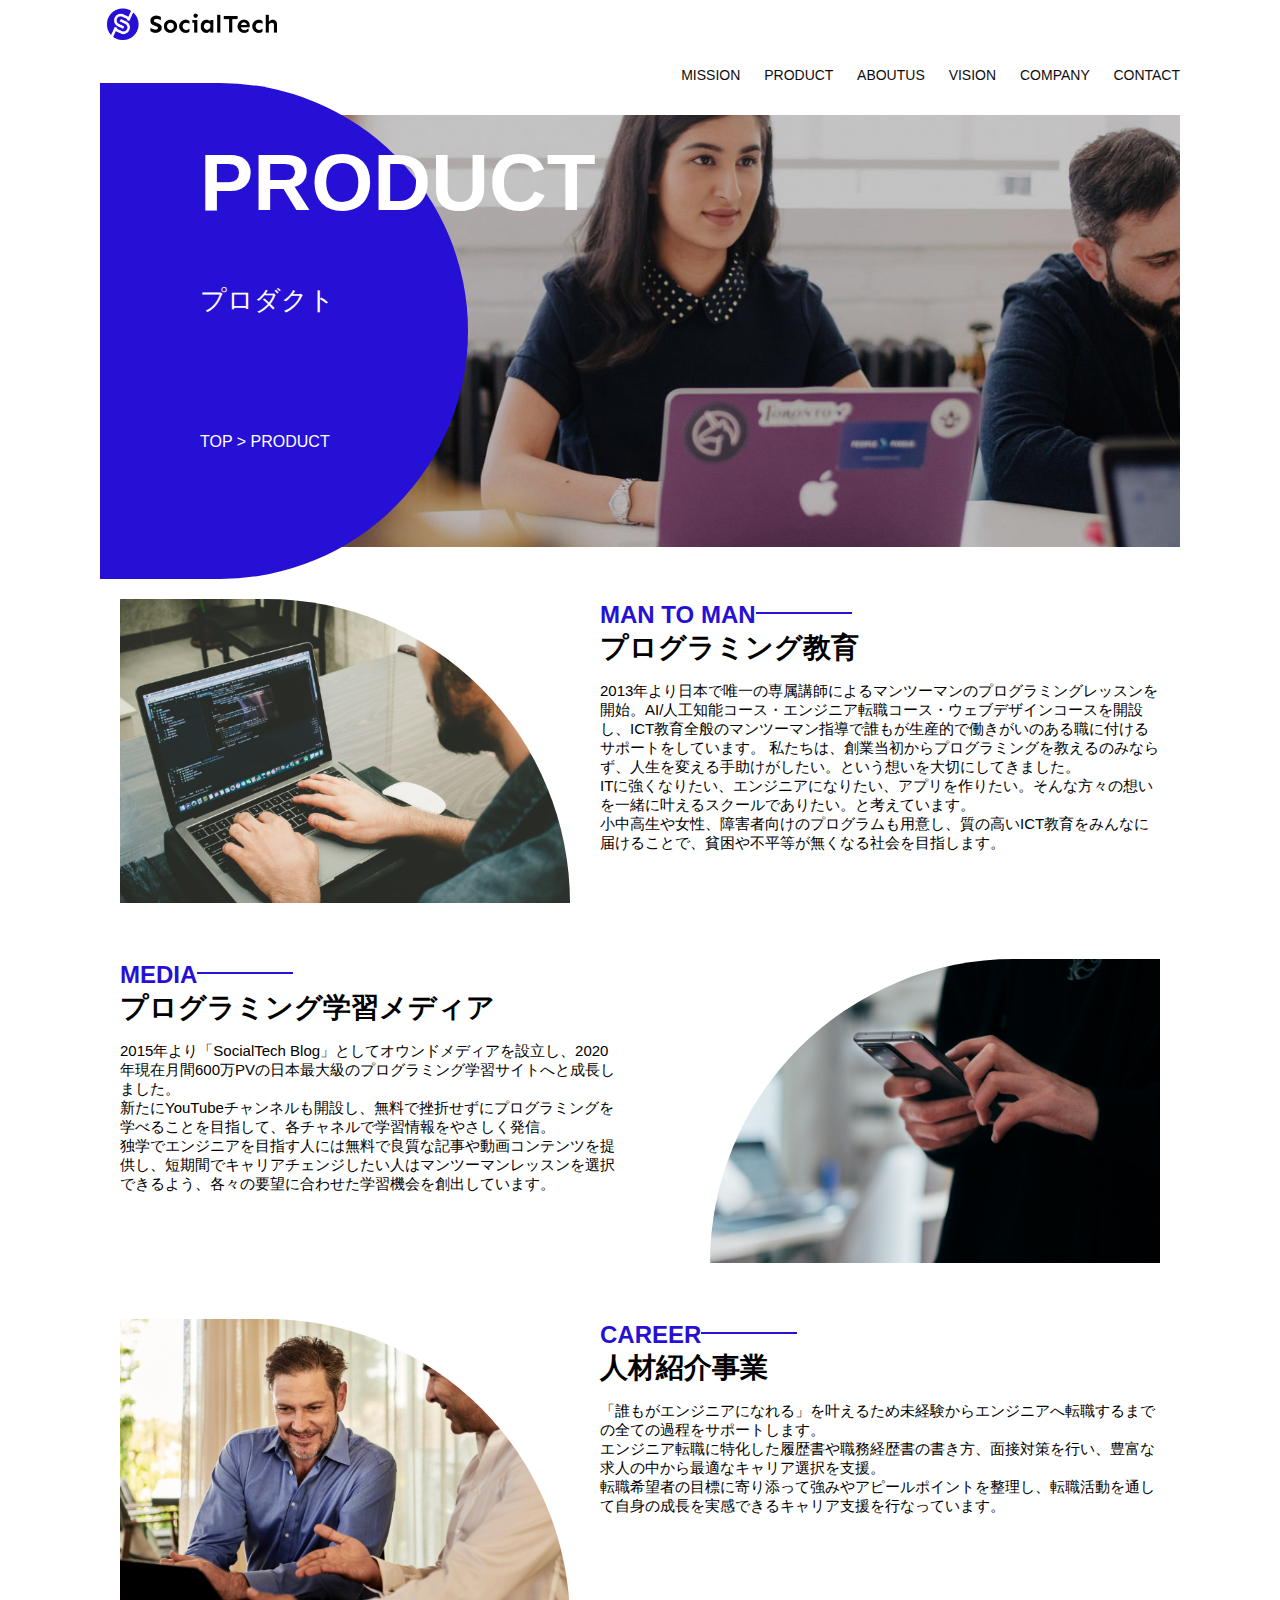
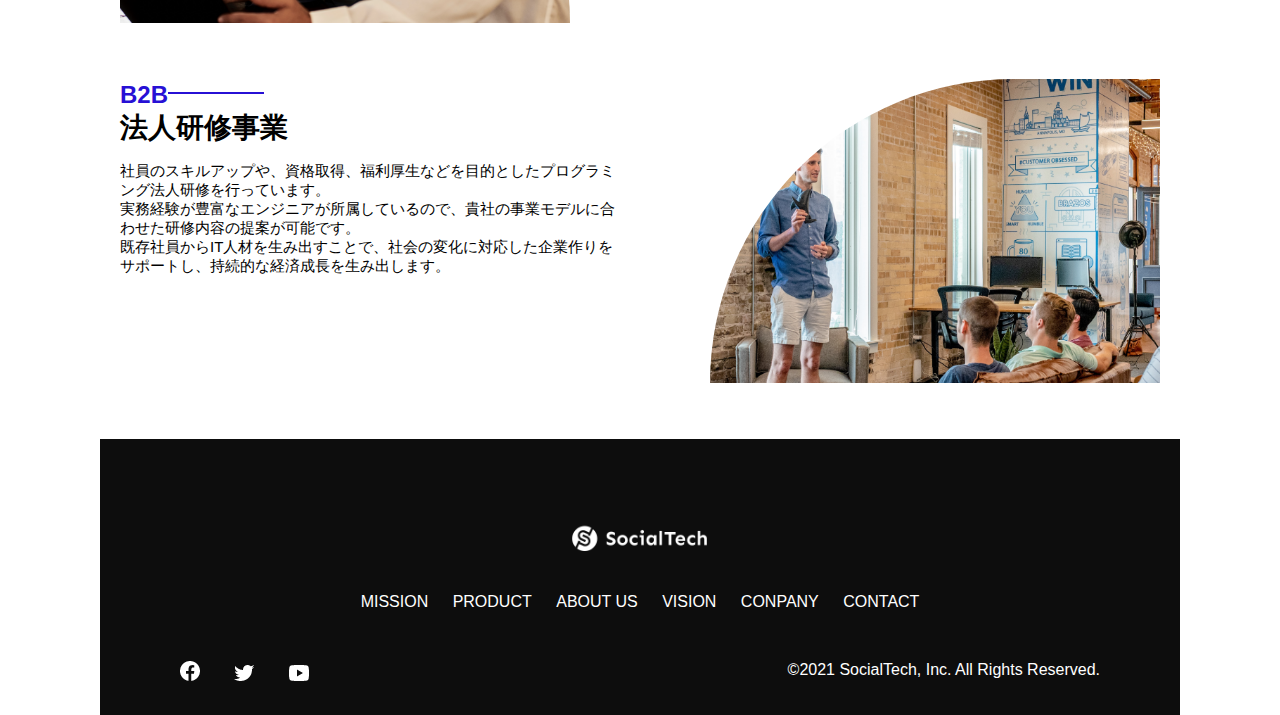
<file: product.html>
<!DOCTYPE html>
<html lang="ja">
<head>
    <meta charset="UTF-8">
    <meta name="description" content="SocialTechの４つのプロダクトを紹介します。">
    <meta http-equiv="X-UA-Compatible" content="IE=edge">
    <meta name="viewport" content="width=device-width, initial-scale=1.0">
    <link rel="stylesheet" href="style.css">
    <title>SocialTech -PRODUCT プロダクト-</title>

</head>
<body>
    <!-- ヘッダー -->
    <hedder>
        <!-- ロゴ -->
        <a href="index.html" id ="logo"><img src="images/logo.png" alt="トップページに戻る"></a>
        <!-- PC用ナビゲーション -->
        <nav id="nav-pc">
            <a href="mission.html">MISSION</a>
            <a href="product.html">PRODUCT</a>
            <a href="index.html#aboutus">ABOUTUS</a>
            <a href="index.html#vision">VISION</a>
            <a href="index.html#company">COMPANY</a>
            <a href="index.html#contact">CONTACT</a>
        </nav>
        <!-- スマホ用メニューボタン -->
        <img id="menu-sp" src="images/button-menu.png" alt="ナビゲーションを開く" onclick="document.getElementById('nav-sp').style.display = 'block'">
        <!-- スマホ用ナビゲーション -->
        <nav id="nav-sp">
            <img id="close" src="images/button-close.png" alt="ナビゲーションを開く" onclick="document.getElementById('nav-sp').style.display = 'none'">
            <a id="logo-sp" href="index.html" onclick="document.getElementById('nav-sp').style.display = 'none'"><img
            src="images/logo-sp.png" alt="トップページに戻る"></a>
            <a class="menu" href="mission.html" 
                onclick="document.getElementById('nav-sp').style.display = 'none'">MISSION</a>
            <a class="menu" href="product.html"    
                onclick="document.getElementById('nav-sp').style.display = 'none'">PRODUCT</a>
            <a class="menu" href="index.html#aboutus" 
                onclick="document.getElementById('nav-sp').style.display = 'none'">ABOUT US</a>
            <a class="menu" href="index.html#vision"
                onclick="document.getElementById('nav-sp').style.display = 'none'">VISION</a>
            <a class="menu" href="index.html#company"
                onclick="document.getElementById('nav-sp').style.display = 'none'">COMPANY</a>
            <a class="menu" href="index.html#contact"
                onclick="document.getElementById('nav-sp').style.display = 'none'">CONTACT</a>
            <div id="sns">
                <a href="https://www.facebook.com/sejuku2013"><img src="images/button-facebook.png" alt="fasebookのリンク"></a>
                <a href="https://twitter.com/samuraijuku"><img src="images/button-twitter.png" alt="Twitterのリンク"></a>
                <a href="https://www.youtube.com/channel/UCCFOQO5aDK0xXam4cUQXT8g"><img src="images/button-youtube.png" alt="YouTubeのリンク"></a>
            </div>
        </nav>

    </hedder>

    <main>
        <article>
            <section id="product-main">
                <div id="product-title">
                    <h1>PRODUCT</h1>
                    <span>プロダクト</span>
                    <div>TOP > PRODUCT</div>
                </div>
            </section>
            <section class="product-section1">
                <img src="images/product/product-mantoman.png" alt="PCでコードを書く男性">
                <div>
                  <h2 class="product-h2">MAN TO MAN</h2>
                  <h3 class="product-h3">プログラミング教育</h3>
                  <p>
                    2013年より日本で唯一の専属講師によるマンツーマンのプログラミングレッスンを開始。AI/人工知能コース・エンジニア転職コース・ウェブデザインコースを開設し、ICT教育全般のマンツーマン指導で誰もが生産的で働きがいのある職に付けるサポートをしています。
                    私たちは、創業当初からプログラミングを教えるのみならず、人生を変える手助けがしたい。という想いを大切にしてきました。<br>ITに強くなりたい、エンジニアになりたい、アプリを作りたい。そんな方々の想いを一緒に叶えるスクールでありたい。と考えています。<br>小中高生や女性、障害者向けのプログラムも用意し、質の高いICT教育をみんなに届けることで、貧困や不平等が無くなる社会を目指します。
                  </p>
                </div>
            </section>
            <section class="product-section2">
                <div>
                  <h2 class="product-h2">MEDIA</h2>
                  <h3 class="product-h3">プログラミング学習メディア</h3>
                  <p>2015年より「SocialTech
                    Blog」としてオウンドメディアを設立し、2020年現在月間600万PVの日本最大級のプログラミング学習サイトへと成長しました。<br>新たにYouTubeチャンネルも開設し、無料で挫折せずにプログラミングを学べることを目指して、各チャネルで学習情報をやさしく発信。<br>独学でエンジニアを目指す人には無料で良質な記事や動画コンテンツを提供し、短期間でキャリアチェンジしたい人はマンツーマンレッスンを選択できるよう、各々の要望に合わせた学習機会を創出しています。
                  </p>
                </div>
                <img src="images/product/product-media.png" alt="スマートフォンを操作する人">
            </section>
            <section class="product-section1">
                <img src="images/product/product-career.png" alt="笑顔で話し合う2人の男性">
                <div>
                  <h2 class="product-h2">CAREER</h2>
                  <h3 class="product-h3">人材紹介事業</h3>
                  <p>
                    「誰もがエンジニアになれる」を叶えるため未経験からエンジニアへ転職するまでの全ての過程をサポートします。<br>エンジニア転職に特化した履歴書や職務経歴書の書き方、面接対策を行い、豊富な求人の中から最適なキャリア選択を支援。<br>転職希望者の目標に寄り添って強みやアピールポイントを整理し、転職活動を通して自身の成長を実感できるキャリア支援を行なっています。<br>
                  </p>
                </div>
            </section>
            <section class="product-section2">
                <div>
                  <h2 class="product-h2">B2B</h2>
                  <h3 class="product-h3">法人研修事業</h3>
                  <p>
                    社員のスキルアップや、資格取得、福利厚生などを目的としたプログラミング法人研修を行っています。<br>実務経験が豊富なエンジニアが所属しているので、貴社の事業モデルに合わせた研修内容の提案が可能です。<br>既存社員からIT人材を生み出すことで、社会の変化に対応した企業作りをサポートし、持続的な経済成長を生み出します。
                  </p>
                </div>
                <img src="images/product/product-b2b.png" alt="講演中の男性とそれを聴く人々">
            </section>

        </article>
        <footer>
            <div id="footer-logo">
                <img src="images/logo-sp.png" alt="SocialTech">
            </div>
            <div id="footer-link">
                <a href="mission.html">MISSION</a>
                <a href="product.html">PRODUCT</a>
                <a href="index.html#aboutus">ABOUT US</a>
                <a href="index.html#vision">VISION</a>
                <a href="index.html#conpany">CONPANY</a>
                <a href="index.html#contact">CONTACT</a>
            </div>
            <div id="sns-footer">
                <a href="https://www.facebook.com/sejuku2013"><img src="images/button-facebook.png" alt="facebook"></a>
                <a href="https://twitter.com/samuraijuku"><img src="images/button-twitter.png" alt="twitter"></a>
                <a href="https://www.youtube.com/channel/UCCFOQO5aDK0xXam4cUQXT8g"><img src="images/button-youtube.png" alt="yoututbe"></a>
                <span id="copyright">&copy;2021 SocialTech, Inc. All Rights Reserved. </span>
            </div>
        </footer>
    </main>
    
</body>
</html>
</file>
<file: style.css>
/* pc,スマホ共通スタイル */
body {
    font-family: "Source Sans Pro", "Hiragino Kaku Gothic ProN", Meiryo, Arial, sans-serif;
}

p {
    font-size: 15px;
}

/* ＝＝＝＝＝＝＝＝＝＝＝＝
　　PC用のスタイル
＝＝＝＝＝＝＝＝＝＝＝＝＝＝*/
@media screen and (min-width: 768px) {
    /* 横幅設定 */
    body{
        max-width: 1080px;
        min-width: 960px;
        margin: 0 auto 0 auto;
    }

    /* ヘッダー */
    header{ 
        display:flex;
        justify-content: space-between;
    }

    #nav-pc{
        text-align: right;
        border: none;
        font-size: 14px;
        padding-top: 15px;
    }

    #nav-pc > a{
        text-decoration: none;
        margin-left: 20px;

    }
    #nav-pc > a:link{
        color: #0d0d0d;
    }

    #nav-pc > a:visited{
        color: #0d0d0d;
    }

    #nav-pc > a:hover{
        color: #0d0d0d;
        text-decoration: underline;
    }

    #nav-pc > a:active{
        color: #0d0d0d;
    }

    /* スマホ用ナビを非表示 */
    #nav-sp,
    #menu-sp {
        display: none;
    }

    /* メインビジュアル */
    #main-visual {
        /* 現在を基準に相対位置を指定することができる。親にrelativeをおいて子にabsoluteをおくと絶対位置で配置することができる */
        position: relative; 
        height: 400px;
    }

    #main-message{
        position: absolute;
        top: 0;
        left: 0;
        background-color: #2710d5;
        color: #ffffff;
        border-radius: 0 0 476px 0;
        max-width: 620px;
        width: 100%;
        height: 100%;
        z-index: 11;
    }

    #main-message > h1 {
        font-size: 60px;
        font-weight: bold;
        margin: 100px 0 0 50px;
    }

    #main-message> p {
        font-size: 28px;
        margin: 0 0 0 50px;
    }

    #main-visual > img {
        max-width: 620px;
        border-radius: 476px 0 0 0;
        position: absolute;
        top: 0;
        right: 0;
        z-index:10;

    }

    /* MISSION */
    h2 {
        margin: 40px 0 0 0;
    }

    h2::after{
        content: url("images/line.png")
    }

    h3 {
        font-size: 27px;
    }

    #mission {
        margin: 80px auto 80px auto;
        width: 100%;
    }

    #mission-flex {
        width: 100%;
        display:flex;
    }

    #mission-flex > div{
        width: 50%;
        margin: 20px;
    }

    #mission-photo {
        width: 100%;
    }

    #s2dgs {
        margin: 50px 0 0 0;
    }

    /* product */
    #product {
        background-color: #fafafa;
        width: 100%;
        margin: 80px 0 80px 0;
        padding: 10px 40px 0 40px;

    }
    /* 外枠 */
    #product > div {
        display: flex;
        margin-top: 40px;
    }

    /* 左のカラム */
    #product-left {
        width: 50%;
        margin-right: 20px;
    }

    /* 右のカラム */
    #product-right {
        width: 50%;
        margin-left: 20px;
        margin-top :80px;
    }

    #product-left > div {
        position: relative;
        margin-right: 20px;
        height: 480px;
    }

    #product-right > div {
        position: relative;
        margin-left: 20px;
        height: 480px;
    }

    /* 画像 */
    .product-photo {
        width:100%;
    }

    .product-explain {
        background-color: #ffffff;
        position: absolute;
        top:280px;
        left: 0;
        margin: 0 40px 0 40px;
        padding: 20px;
        box-shadow: 5px 5px 10px rgba(0,0,0,0.05);
    }

    .product-explain > span {
        color: #2710d5;
        font-weight: bold;
        font-size: 16px;
        margin: 0;
    }

    .product-explain > h3 {
        font-size: 20px;
        margin: 5px 0 5px 0;
    }

    .product-explain > p {
        font-size: 14px;
        margin: 0;
    }

    #product-more {
        margin: 0 auto -42px auto;
    }


    /* about us */
    #about-us {
        width: 100%;
        margin: 80px auto 80px auto;

    }

    #about-us > div {
        display:flex
    }

    .culture-img {
        width: 100%;
        align-self: flex-start;
    }

    .culture-img2 {
        margin-top: 50px;
        width: 100%;
    }

    .culture-table {
        max-width: 500px;
        margin-right:50px;
    }

    .culture-num {
        font-size: 80px;
        color: #2710d5;
        margin-right: 20px;
    }

    .culture-en {
        color: #2710d5;
        font-weight: bold;
        font-size: 24px;
        
    }

    .culture-jp {
        font-size: 28px;
        font-weight: bold;
        display: block;
    }

    .culture-description{
        margin: 0;
    }

    /* vision */
    #vision {
        margin: 80px auto 80px auto;
    }

    #vision > div {
        width: 100%;
        display: flex;
        justify-content: space-between;
        flex-wrap: wrap;
    }

    .vision-box {
        width: 300px;
        height: 300px;
        margin-bottom: 30px;
        position: relative;
    }

    .vision-box > img {
        width: 100%;
        height: auto;
        position: absolute;
        top: 0;
        left: 0;
        z-index: 30;
    }

    .vision-box > span {
        position: absolute;
        top: 0;
        left: 0;
        z-index: 31;
        margin-right: 20px;
    }

    .vision-box > span > h4 {
        color: #2710d5;
        font-size: 19px;
        margin: 80px 0 0 0;
    }

    .vision-box > span > h4::first-letter {
        font-size: 40px;
    }

    .vision-box > span > h5 {
        font-size: 20px;
        margin: 0;
    }
    .vision-box > span > p {
        margin-top: 10px;

    }

    /* company */
    #company {
        margin: 80px auto 80px auto;
    }

    #company-table {
        width: 100%;
    }

    .tableheader {
        text-align:left;
        padding: 20px;
        border-bottom-color: #2710d5;
        border-bottom-width: 1px;
        border-bottom-style: solid;
        width: 100px;
    }

    .tableheader-first {
        text-align: left;
        padding: 20px;
        border-top-color: #2710d5;
        border-top-width: 1px;
        border-top-style: solid;
        border-bottom-color: #2710d5;
        border-bottom-width: 1px;
        border-bottom-style: solid;

        width: 100px;
    }

    .cell {
        padding: 30px;
        border-bottom-color: #ececec;
        border-bottom-width: 1px;
        border-bottom-style: solid;
    }

    .cell-first {
        padding: 30px;
        border-top-color: #ececec;
        border-top-width: 1px;
        border-top-style: solid;
        border-bottom-color: #ececec;
        border-bottom-width: 1px;
        border-bottom-style: solid;
    }

    #company > iframe {
        width: 100%;
        height: 368px;
        margin-top: 40px;
    }

    /* contact */

    #contact {
        margin: 80px auto 80px auto;
    }


    #contact > form > div {
        display: flex;
        flex-direction: row;
        flex-wrap: wrap;
        padding-bottom: 30px;
    }

    .contact-heading {
        width: 240px;
        align-self: center;
    }

    .contact-label{
        font-weight: bold;
    }

    .contact-span {
        color: #ce2222;
        margin: 0 0 0 20px;
        font-weight: bold;
    }

    .contact-textbox {
        border-top: 0;
        border-left: 0;
        border-right: 0;
        border-bottom-width: 1px;
        border-bottom-color: #707070;
        border-bottom-style: solid;
        background-color: #fafafa;
        width: 400px;
        height: 56px;
    }

    .contact-texterea {
        border-top: 0;
        border-left: 0;
        border-right: 0;
        border-bottom-width: 1px;
        border-bottom-color: #707070;
        border-bottom-style: solid;
        background-color: #fafafa;
        width: 400px;
        height:200px;
    }

    details {
        width: 700px;
    }

    details > div {
        background-color: #fafafa;
        padding: 20px;
    }

    details > div > span {
        font-weight: bold;
    }

    footer {
        background-color: #0d0d0d;
        text-align: center;
        padding: 80px 80px 30px 80px;
    }

    #footer-logo {
        margin-bottom: 30px;
    }

    #footer-link {
        margin-bottom: 50px;
    }

    #footer-link > a {
        text-decoration: none;
        margin: 10px;
    }

    #footer-link > a:link{
        color: #ffffff;
    }

    #footer-link > a:visited {
        color: #ffffff;
    }

    #footer-link > a:hover {
        color: #ffffff;
        text-decoration: underline;
    }

    #footer-link > a:active {
        color: #ffffff;
    }

    #sns-footer {
        text-align: left;
    }

    #sns-footer > a {
        margin-right: 30px;
    }

    #copyright {
        color: #ffffff;
        float: right;
    }

    /* mission.html用スタイル */
    /* ミッションのメインビジュアル */
    #mission-main {
        height:496px;
        width: 100%;
        background-image: url("images/mission/mission-main.png");
        background-repeat: no-repeat;
        background-position-y: center;
    }

    #mission-title {
        background-color: #2710d5;
        width: 368px;
        color: #ffffff;
        height: 496px;
        border-radius: 0 248px 248px 0;
        position: relative;
    }

    #mission-title > h1 {
        position: absolute;
        top: 0;
        left: 100px;
        font-size: 80px;
    }

    #mission-title > span {
        position: absolute;
        top: 200px;
        left: 100px;
        font-size: 26px;

    }

    #mission-title > div {
        position: absolute;
        top: 350px;
        left: 100px;
        font-size: 16px;
    }

    #mission-s2dgs {
        width: 100%;
        margin: 20px;
    }

    .mission-h2 {
        color: #2710d5;
        font-size: 40px;
    }

    .mission-h2::after {
        content: none;
    }

    #mission-5goals {
        margin: 20px;
        display: flex;
    }
    

#mission-5goals > div {
    flex-grow: 1;
    padding: 20px;
}

#mission-5goals > div > div {
    margin-bottom: 40px;
}

.fivegoals-image-right {
    float: right;
    margin: 20px;
}

.fivegoals-image-left {
    float: left;
    margin: 20px;
}

.fivegoals-number {
    color: #2710d5;
    font-size: 48px;
    margin: 0;
}

.fivegoals-h3 {
    font-size: 28px;
    margin: 0;
}

.fivegoals-p {
    margin: 0;
}

#product-main {
    height: 496px;
    width: 100%;
    background-image: url("images/product/product-main.png");
    background-repeat: no-repeat;
    background-position-y: center;
}

#product-title {
    background-color: #2710d5;
    width: 368px;
    color: #ffffff;
    height: 496px;
    border-radius: 0 248px 248px 0;
    position: relative;
}

#product-title > h1 {
    position: absolute;
    top: 0;
    left: 100px;
    font-size: 80px;
}

#product-title > span {
    position: absolute;
    top: 200px;
    left: 100px;
    font-size: 26px;
}

#product-title > div {
    position: absolute;
    top: 350px;
    left: 100px;
    font-size: 16px;
}

.product-section1 {
    position: relative;
    margin: 20px;
    height: 340px;

}

.product-section1 > img {
    position: absolute;
    left: 0;
    top: 0;
    width: 450px;
    margin: 0 40px 30px 0;
    border-radius: 0 432px 0 0;
}

.product-section1 > div {
    position: absolute;
    top: 0;
    left: 480px;
}

.product-section2 {
    position: relative;
    margin: 20px;
    height: 340px;
}

.product-section2 > img {
    position: absolute;
    top: 0;
    right: 0;
    width: 450px;
    margin: 0 0 30px 40px;
    border-radius: 432px 0 0 0;
}

.product-section2 > div {
    width: 500px;
    position: absolute;
    top: 0;
    left: 0;
}

.product-h2 {
    color: #2710d5;
    font-size: 24px;
    margin: 0;
}

.product-h3 {
    font-size: 28px;
    margin: 0;
}



}

/* ================ */
/* スマートフォン用スタイル */
/* ================ */
@media screen and (max-width: 767px) {

    body {
        min-width: 375px;
        margin: 0;

    }
    /* pc用ナビゲーション非表示 */
    #nav-pc {
        display: none;
    }
    
    /* ハンバーガーメニュー */
    #menu-sp {
        float: right;
        padding: 0;
    }

    /* スマホ用ナビゲーション表示切り替え */
    /* 初期状態、レイアウトと非表示設定 */
    #nav-sp {
        background-color: #2710d5;
        position: absolute;
        left: 0;
        top: 0;
        height: 100%;
        width: 100%;
        display: none;
        z-index: 100;

    }

    #close {
        position:absolute;
        top: 20px;
        right: 20px;
    }

    #logo-sp {
        margin: 80px 0 30px 20px;
    }

    #nav-sp > a {
        display: block;
    }

    #nav-sp > a:link {
        color: #ffffff;
    }

    #nav-sp > a:visited {
        color: #ffffff;
    }

    #nav-sp > a:hover {
        color: #ffffff;
        text-decoration: underline;
    }

    #nav-sp > a:active {
        color: #ffffff;
    }

    #nav-sp > .menu{
        text-decoration: none;
        display: block;
        margin: 0 20px 0 20px;
        height: 44px;
        font-size: 16px;
        background-image: url("images/arrow.png");
        background-repeat: no-repeat;
        background-position: right top;
    }

    #sns {
        position: absolute;
        bottom: 20px;
        left: 20px;
    }

    #sns > a {
        margin-right: 30px;
    }
    /* メインビジュアル */
    #main-visual {
        position: relative;
        height: 470px;
        width: 100%;
        overflow: hidden;
    }

    #main-visual > div {
        position: absolute;
        top: 0;
        left: 0;
        background-color: #2710d5;
        color: white;
        border-radius: 0 0 476px 0;
        text-align: center;
        height: 280px;
        width: 100%;
        z-index: 11;
    }

    #main-visual > div > h1 {
        font-size: 28px;
        margin: 90px 0 0 0;
    }

    #main-visual > div > p {
        margin: 0;
    }

    #main-visual > img {
        width: 100%;
        border-radius: 476px 0 0 0;
        z-index: 10;
        position: absolute;
        bottom: 0;
        right: 0;
    }

    /* 見出し */
    h2::after {
        content:  url("images/line.png");
        margin-left: 10px;
    }

    h3 {
        font-size: 24px;
        margin: 10px 0 0 0;
    }

    #mission {
        margin: 20px;
    }

    #mission-photo {
        width: 100%;
    }

    #s2dgs {
        width: 100%;
    }

    /* product */
    #product {
        background-color: #fafafa;
        padding-top: 10px;
    }

    #index-h2 {
        margin-left: 20px;
    }

    /* 外枠 */
    /* 左右のカラム　スマホでは縦並び */
    #product-left,
    #product-right {
        margin-right: 20px;
        margin-left: 20px;
    }

    /* １つ１つのコンテンツをグループ化 */
    #product-left > div, 
    #product-right > div {
        position: relative;
        height: 540px;
    }

    /* 見出しと説明文をグループ化するdiv要素 */
    .product-explain {
        background-color: #ffffff;
        position: absolute;
        left: 0;
        bottom: 50px;
        padding: 20px;
        box-shadow: 5px 5px 10px rgba(0,0,0,0.05);

    }

    /* 英語の見出し */
    .product-explain > span {
        color: #2710d5;
        font-weight: bold;
        font-size: 16px;
        margin: 0;
    }

    .product-explain > h3 {
        margin: 10px 0 10px 0;
    }

    /* 画像 */
    .product-photo {
        width: 100%;
    }

    #product-more > img {
        margin: 0 0 -42px 20px;
    }

    /* about usのレスポン */
    #aboutus {
        margin: 80px 20px 80px 20px;
    }

    #aboutus > div {
        display: flex;
        flex-direction: column;
    }

    .culture-table {
        width: 100%;
        padding-right: 20px;
        order: 2;
    }

    .culture-img {
        width: 100%;
        order: 1;
    }

    .culture-img2 {
        width: 100%;
    }

    #vision {
        margin: 80px 20px 80px 20px;
    }

    .vision-box {
        width: 300px;
        height: 300px;
        margin: 30px;
        position: relative;
    }

    .vision-box > img {
        width: 100%;
        height: auto;
        position: absolute;
        top: 0;
        left: 0;
        z-index: 30;
    }

    .vision-box > span {
        position: absolute;
        top: 0;
        left: 0;
        z-index: 31;
        margin-right: 20px;

    }

    .vision-box > span {
        position: absolute;
        top: 0;
        left: 0;
        z-index: 31;
        margin-right: 20px;
    }

    .vision-box > span > h4 {
        color: #2710d5;
        font-size: 19px;
        margin: 60px 0 0 0;
    }

    .vision-box > span > h5 {
        font-size: 20px;
        margin: 0 0 0 0;
    }

    .vision-box > span > p {
        margin: 10px 0 0 0;
    }

    #company {
        margin: 20px; 
    }

    #company > h3 {
        margin-bottom: 20px;
    }

    #company > table {
        width: 100%;
    }

    .tableheader-first {
        text-align: left;
        padding: 20px;
        border-bottom-color: #2710d5;
        border-bottom-width: 1px;
        border-bottom-style: solid;
        border-top-color: #2710d5;
        border-top-width: 1px;
        border-top-style: solid;       
    }

    .tableheader {
        text-align: left;
        padding: 20px;
        border-bottom-color: #2710d5;
        border-bottom-width: 1px;
        border-bottom-style: solid;
        width: 50px;
    }

    .cell {
        padding: 20px;
        border-bottom-color: #ececec;
        border-bottom-width: 1px;
        border-bottom-style: solid;
    }

    .cell-first {
        padding: 20px;
        border-bottom-color: #ececec;
        border-bottom-width: 1px;
        border-bottom-style: solid;
        border-top-color: #ececec;
        border-top-width: 1px;
        border-top-style: solid;  
    }

    #company > iframe {
        width: 100%;
        height: 240px;
        margin-top: 40px;

    }

    #contact {
        margin: 20px;
    }

    #contact > h3 {
        margin-bottom: 20px;
    }

    #contact-heading {
        margin-bottom: 20px;
    }

    .contact-label {
        font-weight: bold;
    }

    .contact-span {
        color: #ce2222;
        margin-left: 20px;
        font-weight: bold;

    }

    .contact-textbox {
        height: 56px;
        border-top: 0;
        border-left: 0;
        border-right: 0;
        background-color: #fafafa;
        border-bottom-color: #707070;
        border-bottom-width: 1px;
        border-bottom-style: solid;
        min-width: 300px;
        width: 100%;
    }

    .contact-texterea {
        height: 150px;
        border-top: 0;
        border-left: 0;
        border-right: 0;
        background-color: #fafafa;
        width: 100%;

    }

    .radiobutton {
        margin: 20px;
    }

    .radiobutton + label::after {
        content: "\A";
        white-space: pre;
    }

    footer {
        background-color: #0d0d0d;
        padding: 30px 20px 50px 20px;
        
    }

    #footer-logo {
        margin-bottom: 30px;
    }

    #footer-link {
        margin-bottom: 50px;
    }

    #footer-link > a {
        text-decoration: none;
        margin-right: 20px;
        margin-bottom: 30px;
        display: block;
        background-image: url("images/arrow.png");
        background-repeat: no-repeat;
        background-position: right top;
    
    }

    #footer-link > a:link {
        color:#ffffff
    
    }

    #footer-link > a:visited {
        color: #ffffff;
    }

    #footer-link > a:hover {
        color: #ffffff;
        text-decoration: underline;
    }

    #footer-link > a:active {
        color: #ffffff;
    }

    #sns-footer > a {
        margin-right: 30px;
    }

    #copyright {
        font-size: 12px;
        display: block;
        margin-top: 30px;
        color: #ffffff;
    }

    #mission-main {
        height: 256px;
        width: 100%;
        background-image: url("images/mission/mission-main.png");
        background-repeat: no-repeat;
        background-position-y: center;
        background-size: auto 208px ;
    }

    #mission-title {
        background-color: #2710d5;
        width: 136px;
        color: #fafafa;
        height: 256px;
        border-radius: 0 248px 248px 0;
        position: relative;
    }

    #mission-title > h1 {
        position: absolute;
        top: 0;
        left: 20px;
        font-size: 40px;
    }
    

    #mission-title > span {
        position: absolute;
        top: 110px;
        left: 20px;
        font-size: 18px;
    }

    #mission-title > div {
        position: absolute;
        top: 180px;
        left: 20px;
        font-size: 13px;
    }

        /* ミッションページ　s２dgsの設定 */
    #mission-s2dgs {
        margin: 20px;
    }
    
    .mission-h2 {
        color: #2710d5;
        font-size: 38px;
    }

    .mission-h2::after {
        content: none;
    }

    #mission-s2dgs > img {
        width: 100%;
    }

    /* ミッションページ　5goalsの設定 */

    #mission-5goals {
        margin: 20px;
    }

    #mission-5goals > div > div {
        margin-bottom: 40px;
    }

    #s2dgs-image {
        width: 100%;
    }

    .fivegoals-image-right {
        margin: 20px auto 20px auto;
        display: block;
    }

    .fivegoals-image-left {
        margin: 20px auto 20px auto;
        display: block;
    }

    .fivegoals-number {
        color: #2710d5;
        font-size: 48px;
        margin: 0;

    }

    .fivegoals-h3 {
        font-size: 28px;
        margin: 0;
    }

    .fivegoals-p {
        margin: 0;
    }

    /* product スマホ */

    #product-main {
    height: 256px;
    width: 100%;
    background-image: url("images/product/product-main.png");
    background-repeat: no-repeat;
    background-position-y: center;
    background-size: auto 208px;
}

#product-title {
    background-color: #2710d5;
    width: 136px;
    color: #ffffff;
    height: 256px;
    border-radius: 0 248px 248px 0;
    position: relative;
}

#product-title > h1 {
    position: absolute;
    top: 0;
    left: 20px;
    font-size: 40px;
}

#product-title > span {
    position: absolute;
    top: 110px;
    left: 20px;
    font-size: 18px;
}

#product-title > div {
    position: absolute;
    top: 180px;
    left: 20px;
    font-size: 13px;
}

.product-section1 {
    margin: 20px;

}

.product-section1 > img {
    width: 100%;
    border-radius: 0 300px 0 0;
}


.product-section2 {
    margin: 20px;
    display: flex;
    flex-direction: column;
}

.product-section2 > img {
    order: 1;
    width: 100%;
    border-radius: 300px 0 0 0;
}

.product-section2 > div {
    order: 2;
}

.product-h2 {
    color: #2710d5;
    font-size: 24px;
    margin: 0;
}

.product-h3 {
    font-size: 28px;
    margin: 0;
}







}
</file>
